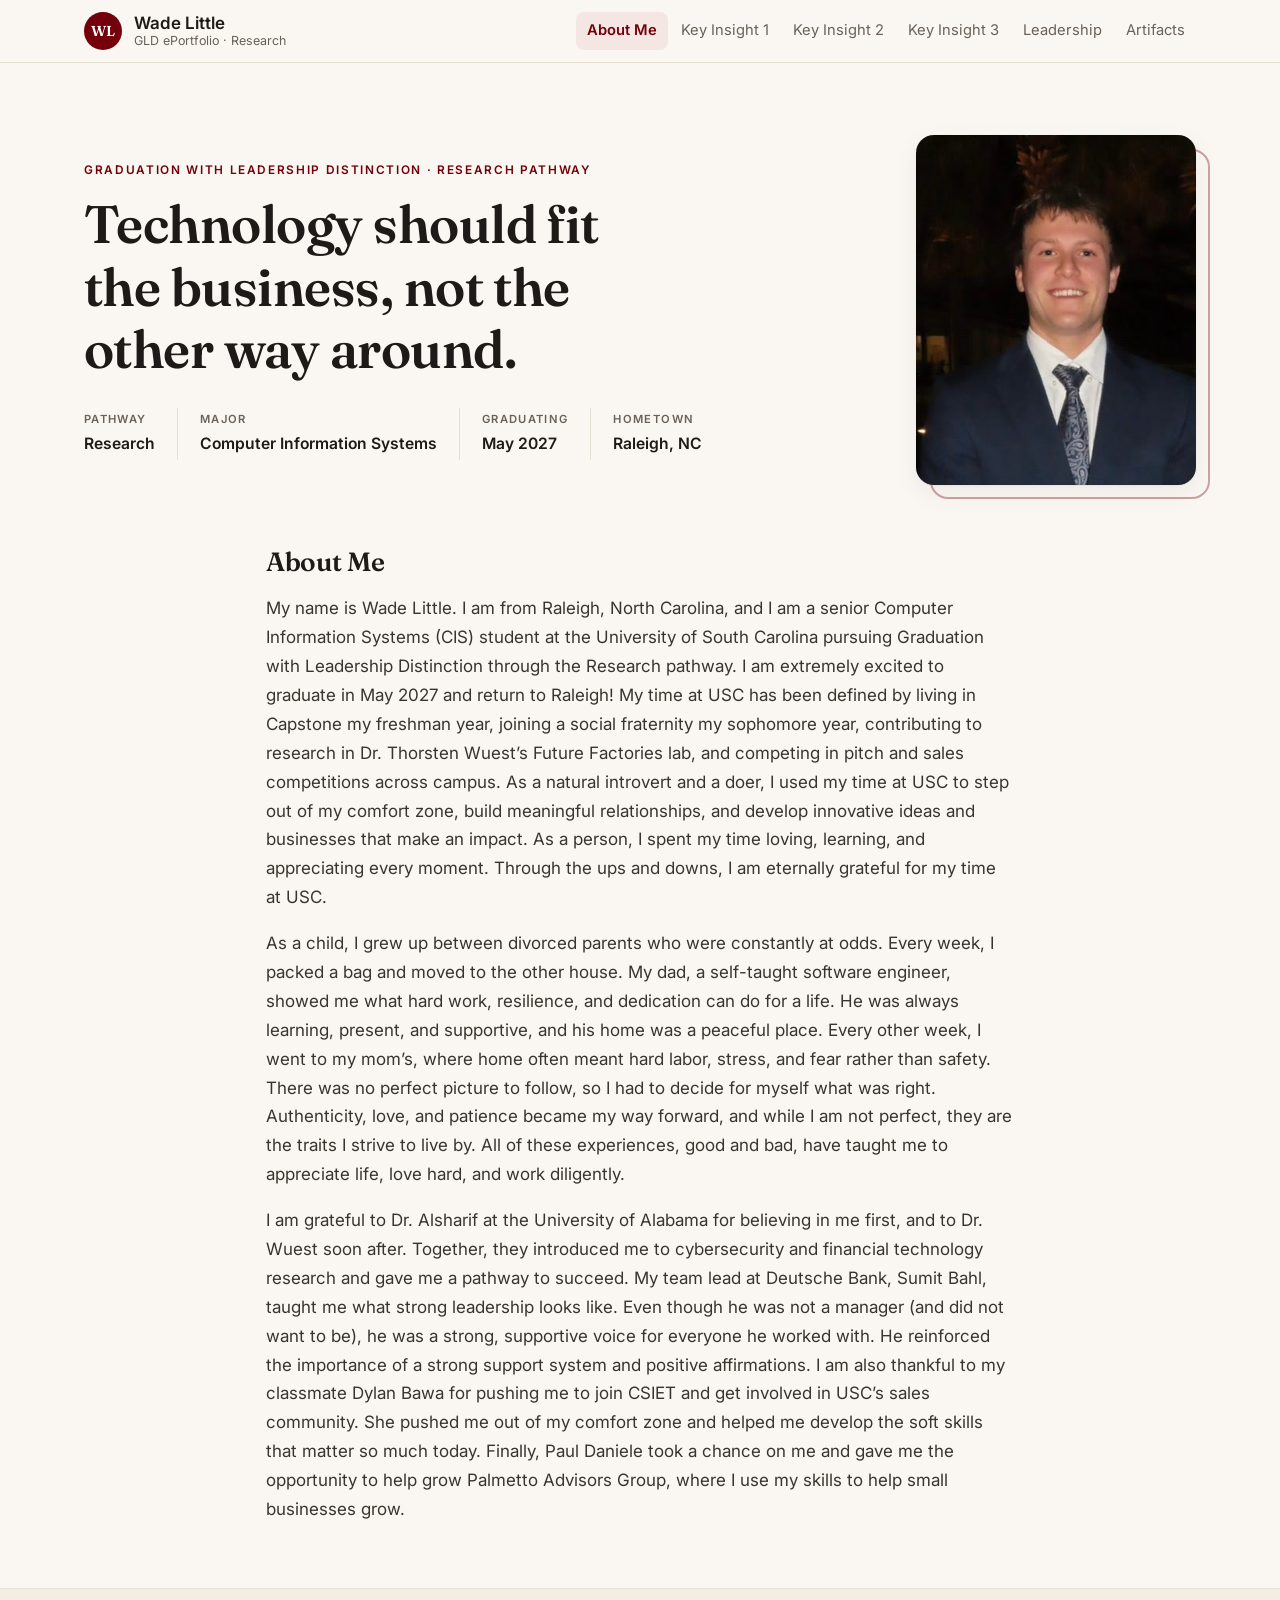
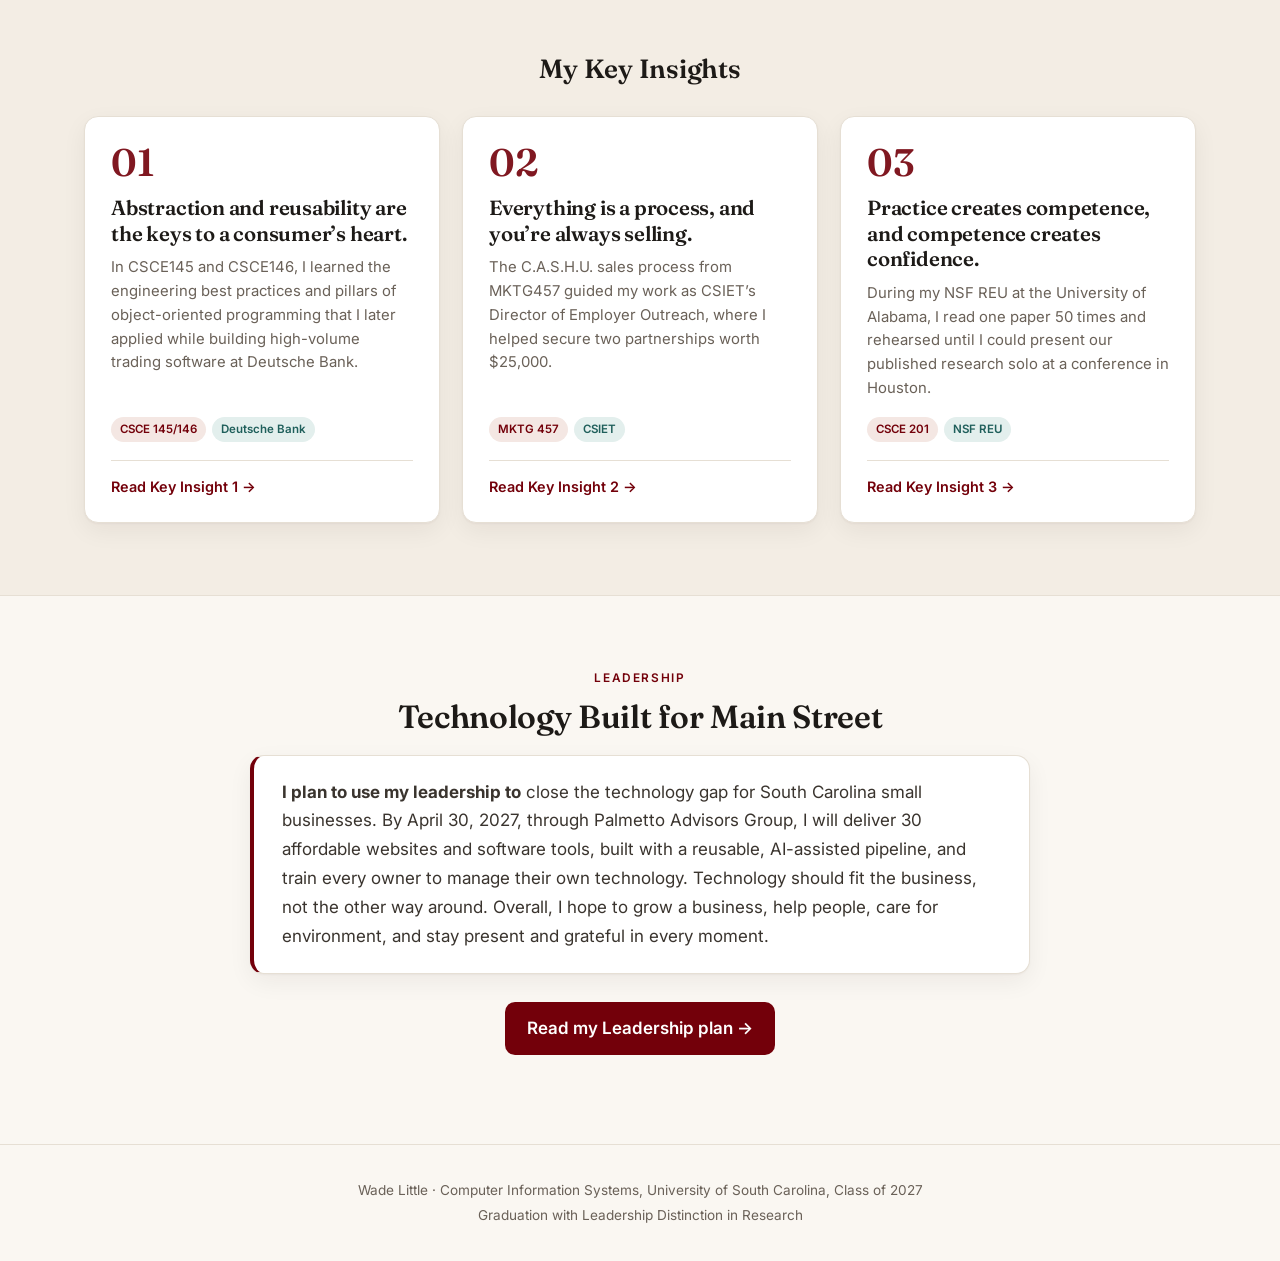
<file: index.html>
<!doctype html>
<html lang="en">
<head>
<meta charset="utf-8">
<meta name="viewport" content="width=device-width, initial-scale=1">
<title>About Me · Wade Little ePortfolio</title>
<meta name="description" content="Graduation with Leadership Distinction ePortfolio of Wade Little, Research pathway, University of South Carolina.">
<link rel="preconnect" href="https://fonts.googleapis.com">
<link rel="preconnect" href="https://fonts.gstatic.com" crossorigin>
<link href="https://fonts.googleapis.com/css2?family=Fraunces:opsz,wght@9..144,500;9..144,600&family=Inter:wght@400;500;600&display=swap" rel="stylesheet">
<link rel="icon" href="data:image/svg+xml,%3Csvg xmlns=%27http://www.w3.org/2000/svg%27 viewBox=%270 0 64 64%27%3E%3Ccircle cx=%2732%27 cy=%2732%27 r=%2732%27 fill=%27%2373000a%27/%3E%3Ctext x=%2732%27 y=%2741%27 font-family=%27Georgia%27 font-size=%2726%27 font-weight=%27700%27 fill=%27white%27 text-anchor=%27middle%27%3EWL%3C/text%3E%3C/svg%3E">
<link rel="stylesheet" href="style.css">
<script src="viewer.js" defer></script>
</head>
<body>
<a class="skip" href="#main">Skip to content</a>
<header class="site-header">
  <div class="bar">
    <a class="brand" href="index.html"><span class="mark">WL</span><span>Wade Little<small>GLD ePortfolio · Research</small></span></a>
    <button class="menu" aria-expanded="false" aria-controls="nav" onclick="const n=document.getElementById('nav');const o=n.classList.toggle('open');this.setAttribute('aria-expanded',o)">Menu</button>
    <nav id="nav"><a href="index.html" aria-current="page">About Me</a><a href="insight-1.html">Key Insight 1</a><a href="insight-2.html">Key Insight 2</a><a href="insight-3.html">Key Insight 3</a><a href="leadership.html">Leadership</a><a href="artifacts.html">Artifacts</a></nav>
  </div>
</header>
<main id="main">
<section class="hero">
  <div class="hero-text">
    <p class="eyebrow">Graduation with Leadership Distinction · Research Pathway</p>
    <h1>Technology should fit the business, not the other way around.</h1>
    <dl class="facts">
      <div><dt>Pathway</dt><dd>Research</dd></div>
      <div><dt>Major</dt><dd>Computer Information Systems</dd></div>
      <div><dt>Graduating</dt><dd>May 2027</dd></div>
      <div><dt>Hometown</dt><dd>Raleigh, NC</dd></div>
    </dl>
  </div>
  <figure class="headshot">
    <img src="assets/headshot.jpg" alt="Portrait of Wade Little" onerror="this.replaceWith(Object.assign(document.createElement('div'),{className:'headshot-ph',textContent:'WL'}))">
  </figure>
</section>
<section class="prose about">
<h2>About Me</h2>
<p>My name is Wade Little. I am from Raleigh, North Carolina, and I am a senior Computer Information Systems (CIS) student at the University of South Carolina pursuing Graduation with Leadership Distinction through the Research pathway. I am extremely excited to graduate in May 2027 and return to Raleigh! My time at USC has been defined by living in Capstone my freshman year, joining a social fraternity my sophomore year, contributing to research in Dr. Thorsten Wuest’s Future Factories lab, and competing in pitch and sales competitions across campus. As a natural introvert and a doer, I used my time at USC to step out of my comfort zone, build meaningful relationships, and develop innovative ideas and businesses that make an impact. As a person, I spent my time loving, learning, and appreciating every moment. Through the ups and downs, I am eternally grateful for my time at USC.</p>
<p>As a child, I grew up between divorced parents who were constantly at odds. Every week, I packed a bag and moved to the other house. My dad, a self-taught software engineer, showed me what hard work, resilience, and dedication can do for a life. He was always learning, present, and supportive, and his home was a peaceful place. Every other week, I went to my mom’s, where home often meant hard labor, stress, and fear rather than safety. There was no perfect picture to follow, so I had to decide for myself what was right. Authenticity, love, and patience became my way forward, and while I am not perfect, they are the traits I strive to live by. All of these experiences, good and bad, have taught me to appreciate life, love hard, and work diligently.</p>
<p>I am grateful to Dr. Alsharif at the University of Alabama for believing in me first, and to Dr. Wuest soon after. Together, they introduced me to cybersecurity and financial technology research and gave me a pathway to succeed. My team lead at Deutsche Bank, Sumit Bahl, taught me what strong leadership looks like. Even though he was not a manager (and did not want to be), he was a strong, supportive voice for everyone he worked with. He reinforced the importance of a strong support system and positive affirmations. I am also thankful to my classmate Dylan Bawa for pushing me to join CSIET and get involved in USC’s sales community. She pushed me out of my comfort zone and helped me develop the soft skills that matter so much today. Finally, Paul Daniele took a chance on me and gave me the opportunity to help grow Palmetto Advisors Group, where I use my skills to help small businesses grow.</p>
</section>
<section class="band">
  <div class="band-inner">
    <h2 class="section-title">My Key Insights</h2>
    <div class="ki-grid"><a class="ki-card" href="insight-1.html">
  <span class="ki-num">01</span>
  <h3>Abstraction and reusability are the keys to a consumer’s heart.</h3>
  <p>In CSCE145 and CSCE146, I learned the engineering best practices and pillars of object-oriented programming that I later applied while building high-volume trading software at Deutsche Bank.</p>
  <ul class="ki-tags"><li class="wtc">CSCE 145/146</li><li class="btc">Deutsche Bank</li></ul>
  <span class="ki-go">Read Key Insight 1 →</span>
</a><a class="ki-card" href="insight-2.html">
  <span class="ki-num">02</span>
  <h3>Everything is a process, and you’re always selling.</h3>
  <p>The C.A.S.H.U. sales process from MKTG457 guided my work as CSIET’s Director of Employer Outreach, where I helped secure two partnerships worth $25,000.</p>
  <ul class="ki-tags"><li class="wtc">MKTG 457</li><li class="btc">CSIET</li></ul>
  <span class="ki-go">Read Key Insight 2 →</span>
</a><a class="ki-card" href="insight-3.html">
  <span class="ki-num">03</span>
  <h3>Practice creates competence, and competence creates confidence.</h3>
  <p>During my NSF REU at the University of Alabama, I read one paper 50 times and rehearsed until I could present our published research solo at a conference in Houston.</p>
  <ul class="ki-tags"><li class="wtc">CSCE 201</li><li class="btc">NSF REU</li></ul>
  <span class="ki-go">Read Key Insight 3 →</span>
</a></div>
  </div>
</section>
<section class="lead-teaser">
  <p class="eyebrow">Leadership</p>
  <h2>Technology Built for Main Street</h2>
  <div class="prose-in"><p><strong>I plan to use my leadership to</strong> close the technology gap for South Carolina small businesses. By April 30, 2027, through Palmetto Advisors Group, I will deliver 30 affordable websites and software tools, built with a reusable, AI-assisted pipeline, and train every owner to manage their own technology. Technology should fit the business, not the other way around. Overall, I hope to grow a business, help people, care for environment, and stay present and grateful in every moment.</p></div>
  <p class="next"><a class="button" href="leadership.html">Read my Leadership plan →</a></p>
</section>
</main>
<footer class="site-footer">
  <p>Wade Little · Computer Information Systems, University of South Carolina, Class of 2027</p>
  <p>Graduation with Leadership Distinction in Research</p>
</footer>
</body>
</html>
</file>
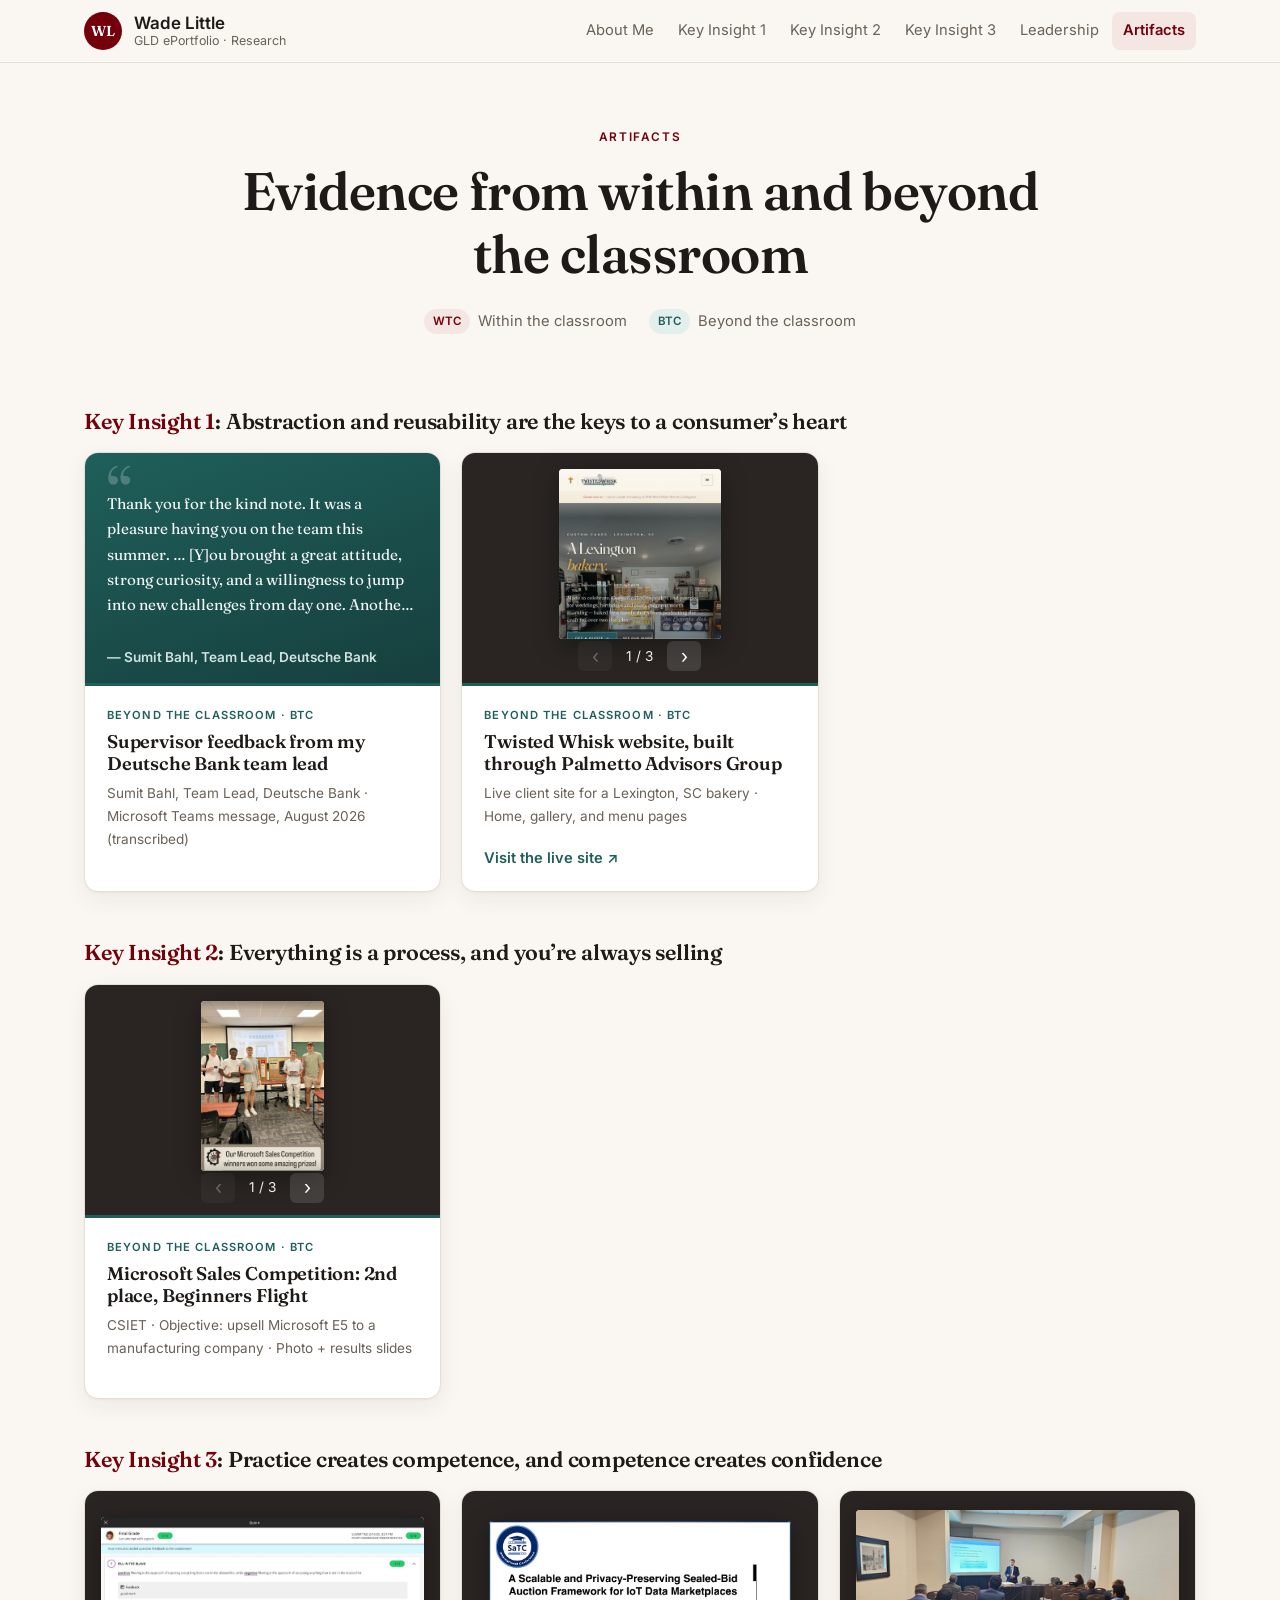
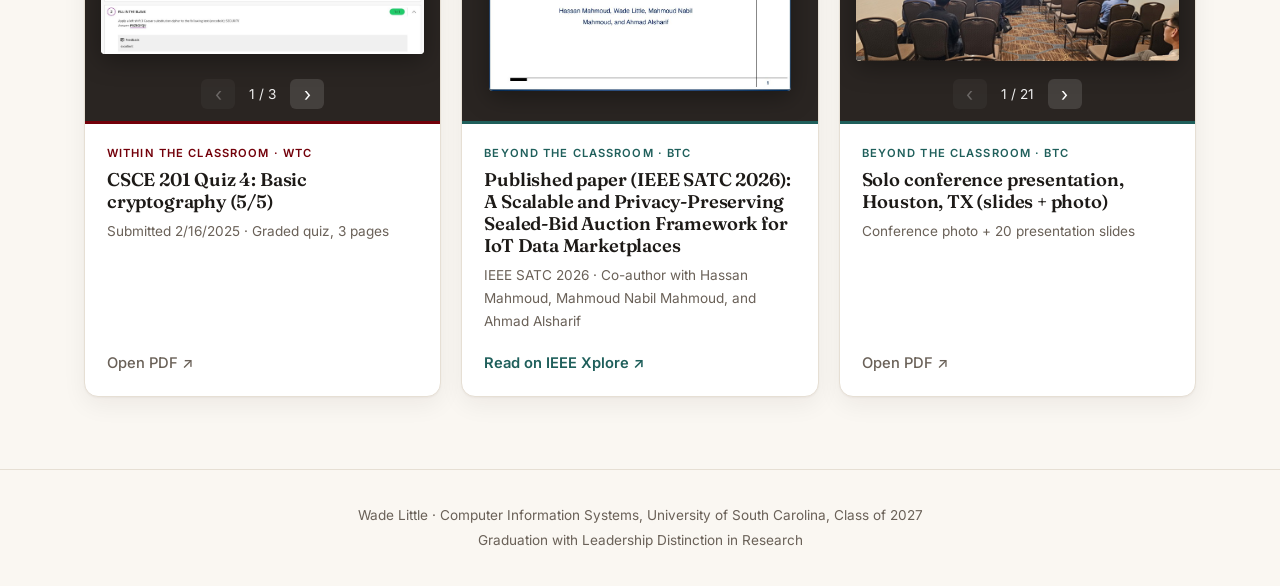
<file: artifacts.html>
<!doctype html>
<html lang="en">
<head>
<meta charset="utf-8">
<meta name="viewport" content="width=device-width, initial-scale=1">
<title>Artifacts · Wade Little ePortfolio</title>
<meta name="description" content="Graduation with Leadership Distinction ePortfolio of Wade Little, Research pathway, University of South Carolina.">
<link rel="preconnect" href="https://fonts.googleapis.com">
<link rel="preconnect" href="https://fonts.gstatic.com" crossorigin>
<link href="https://fonts.googleapis.com/css2?family=Fraunces:opsz,wght@9..144,500;9..144,600&family=Inter:wght@400;500;600&display=swap" rel="stylesheet">
<link rel="icon" href="data:image/svg+xml,%3Csvg xmlns=%27http://www.w3.org/2000/svg%27 viewBox=%270 0 64 64%27%3E%3Ccircle cx=%2732%27 cy=%2732%27 r=%2732%27 fill=%27%2373000a%27/%3E%3Ctext x=%2732%27 y=%2741%27 font-family=%27Georgia%27 font-size=%2726%27 font-weight=%27700%27 fill=%27white%27 text-anchor=%27middle%27%3EWL%3C/text%3E%3C/svg%3E">
<link rel="stylesheet" href="style.css">
<script src="viewer.js" defer></script>
</head>
<body>
<a class="skip" href="#main">Skip to content</a>
<header class="site-header">
  <div class="bar">
    <a class="brand" href="index.html"><span class="mark">WL</span><span>Wade Little<small>GLD ePortfolio · Research</small></span></a>
    <button class="menu" aria-expanded="false" aria-controls="nav" onclick="const n=document.getElementById('nav');const o=n.classList.toggle('open');this.setAttribute('aria-expanded',o)">Menu</button>
    <nav id="nav"><a href="index.html">About Me</a><a href="insight-1.html">Key Insight 1</a><a href="insight-2.html">Key Insight 2</a><a href="insight-3.html">Key Insight 3</a><a href="leadership.html">Leadership</a><a href="artifacts.html" aria-current="page">Artifacts</a></nav>
  </div>
</header>
<main id="main">
<header class="page-head">
  <p class="eyebrow">Artifacts</p>
  <h1>Evidence from within and beyond the classroom</h1>
  <p class="legend"><span class="tag wtc">WTC</span> Within the classroom <span class="tag btc">BTC</span> Beyond the classroom</p>
</header>
<div class="wide"><section class="art-group">
  <h2><a href="insight-1.html#arts-1">Key Insight 1</a>: Abstraction and reusability are the keys to a consumer’s heart</h2>
  <div class="art-grid"><article class="artifact btc compact" id="ki1-btc">
  <blockquote class="art-quote"><p>Thank you for the kind note. It was a pleasure having you on the team this summer. … [Y]ou brought a great attitude, strong curiosity, and a willingness to jump into new challenges from day one. Another thing I liked about you was consistently asking thoughtful questions, taking ownership of your work, and you made meaningful contributions to the team.</p><footer>— Sumit Bahl, Team Lead, Deutsche Bank</footer></blockquote>
  <div class="art-body">
    <p class="art-kind">Beyond the classroom · BTC</p>
    <h3>Supervisor feedback from my Deutsche Bank team lead</h3>
    <p class="art-meta">Sumit Bahl, Team Lead, Deutsche Bank · Microsoft Teams message, August 2026 (transcribed)</p>
    
    <div class="art-links"></div>
  </div>
</article><article class="artifact btc compact" id="ki1-btc2">
  <div class="viewer" data-pages="[&quot;assets/artifacts/ki1-twisted-whisk/1-home.jpg&quot;, &quot;assets/artifacts/ki1-twisted-whisk/2-gallery.jpg&quot;, &quot;assets/artifacts/ki1-twisted-whisk/3-menu.jpg&quot;]" data-title="Twisted Whisk website, built through Palmetto Advisors Group">
  <button class="v-stage" type="button" aria-label="Open Twisted Whisk bakery website homepage full screen"><img src="assets/artifacts/ki1-twisted-whisk/1-home.jpg" alt="Twisted Whisk bakery website homepage" loading="lazy"></button>
  <div class="v-bar">
    <button class="v-prev" type="button" aria-label="Previous page">‹</button>
    <span class="v-count">1 / 3</span>
    <button class="v-next" type="button" aria-label="Next page">›</button>
  </div>
  <button class="v-full" type="button" aria-label="Full screen">⤢ Full screen</button>
</div>
  <div class="art-body">
    <p class="art-kind">Beyond the classroom · BTC</p>
    <h3>Twisted Whisk website, built through Palmetto Advisors Group</h3>
    <p class="art-meta">Live client site for a Lexington, SC bakery · Home, gallery, and menu pages</p>
    
    <div class="art-links"><a class="art-link" href="https://twistedwhisksc.com" target="_blank" rel="noopener">Visit the live site ↗</a></div>
  </div>
</article></div>
</section><section class="art-group">
  <h2><a href="insight-2.html#arts-2">Key Insight 2</a>: Everything is a process, and you’re always selling</h2>
  <div class="art-grid"><article class="artifact btc compact" id="ki2-btc2">
  <div class="viewer" data-pages="[&quot;assets/artifacts/ki2-microsoft/1-winners-photo.jpg&quot;, &quot;assets/artifacts/ki2-microsoft/2-winners-slide.jpg&quot;, &quot;assets/artifacts/ki2-microsoft/3-overview-slide.jpg&quot;]" data-title="Microsoft Sales Competition: 2nd place, Beginners Flight">
  <button class="v-stage" type="button" aria-label="Open Microsoft Sales Competition winners holding their prizes full screen"><img src="assets/artifacts/ki2-microsoft/1-winners-photo.jpg" alt="Microsoft Sales Competition winners holding their prizes" loading="lazy"></button>
  <div class="v-bar">
    <button class="v-prev" type="button" aria-label="Previous page">‹</button>
    <span class="v-count">1 / 3</span>
    <button class="v-next" type="button" aria-label="Next page">›</button>
  </div>
  <button class="v-full" type="button" aria-label="Full screen">⤢ Full screen</button>
</div>
  <div class="art-body">
    <p class="art-kind">Beyond the classroom · BTC</p>
    <h3>Microsoft Sales Competition: 2nd place, Beginners Flight</h3>
    <p class="art-meta">CSIET · Objective: upsell Microsoft E5 to a manufacturing company · Photo + results slides</p>
    
    <div class="art-links"></div>
  </div>
</article></div>
</section><section class="art-group">
  <h2><a href="insight-3.html#arts-3">Key Insight 3</a>: Practice creates competence, and competence creates confidence</h2>
  <div class="art-grid"><article class="artifact wtc compact" id="ki3-wtc">
  <div class="viewer" data-pages="[&quot;assets/artifacts/pages/ki3-wtc/p-1.jpg&quot;, &quot;assets/artifacts/pages/ki3-wtc/p-2.jpg&quot;, &quot;assets/artifacts/pages/ki3-wtc/p-3.jpg&quot;]" data-title="CSCE 201 Quiz 4: Basic cryptography (5/5)">
  <button class="v-stage" type="button" aria-label="Open Graded CSCE 201 Quiz 4 showing a 5 out of 5 score on cipher and key-exchange questions full screen"><img src="assets/artifacts/pages/ki3-wtc/p-1.jpg" alt="Graded CSCE 201 Quiz 4 showing a 5 out of 5 score on cipher and key-exchange questions" loading="lazy"></button>
  <div class="v-bar">
    <button class="v-prev" type="button" aria-label="Previous page">‹</button>
    <span class="v-count">1 / 3</span>
    <button class="v-next" type="button" aria-label="Next page">›</button>
  </div>
  <button class="v-full" type="button" aria-label="Full screen">⤢ Full screen</button>
</div>
  <div class="art-body">
    <p class="art-kind">Within the classroom · WTC</p>
    <h3>CSCE 201 Quiz 4: Basic cryptography (5/5)</h3>
    <p class="art-meta">Submitted 2/16/2025 · Graded quiz, 3 pages</p>
    
    <div class="art-links"><a class="art-link subtle" href="assets/artifacts/ki3-csce201-quiz4.pdf" target="_blank" rel="noopener">Open PDF ↗</a></div>
  </div>
</article><article class="artifact btc compact" id="ki3-btc">
  <div class="viewer" data-pages="[&quot;assets/artifacts/ki3-paper-title.jpg&quot;]" data-title="Published paper (IEEE SATC 2026): A Scalable and Privacy-Preserving Sealed-Bid Auction Framework for IoT Data Marketplaces">
  <button class="v-stage" type="button" aria-label="Open Title slide of the paper by Hassan Mahmoud, Wade Little, Mahmoud Nabil Mahmoud, and Ahmad Alsharif full screen"><img src="assets/artifacts/ki3-paper-title.jpg" alt="Title slide of the paper by Hassan Mahmoud, Wade Little, Mahmoud Nabil Mahmoud, and Ahmad Alsharif" loading="lazy"></button>
  <div class="v-bar" hidden>
    <button class="v-prev" type="button" aria-label="Previous page">‹</button>
    <span class="v-count">1 / 1</span>
    <button class="v-next" type="button" aria-label="Next page">›</button>
  </div>
  <button class="v-full" type="button" aria-label="Full screen">⤢ Full screen</button>
</div>
  <div class="art-body">
    <p class="art-kind">Beyond the classroom · BTC</p>
    <h3>Published paper (IEEE SATC 2026): A Scalable and Privacy-Preserving Sealed-Bid Auction Framework for IoT Data Marketplaces</h3>
    <p class="art-meta">IEEE SATC 2026 · Co-author with Hassan Mahmoud, Mahmoud Nabil Mahmoud, and Ahmad Alsharif</p>
    
    <div class="art-links"><a class="art-link" href="https://doi.org/10.1109/SATC69565.2026.11542244" target="_blank" rel="noopener">Read on IEEE Xplore ↗</a></div>
  </div>
</article><article class="artifact btc compact" id="ki3-btc2">
  <div class="viewer" data-pages="[&quot;assets/artifacts/ki3-conference-photo.jpg&quot;, &quot;assets/artifacts/pages/ki3-btc2/p-01.jpg&quot;, &quot;assets/artifacts/pages/ki3-btc2/p-02.jpg&quot;, &quot;assets/artifacts/pages/ki3-btc2/p-03.jpg&quot;, &quot;assets/artifacts/pages/ki3-btc2/p-04.jpg&quot;, &quot;assets/artifacts/pages/ki3-btc2/p-05.jpg&quot;, &quot;assets/artifacts/pages/ki3-btc2/p-06.jpg&quot;, &quot;assets/artifacts/pages/ki3-btc2/p-07.jpg&quot;, &quot;assets/artifacts/pages/ki3-btc2/p-08.jpg&quot;, &quot;assets/artifacts/pages/ki3-btc2/p-09.jpg&quot;, &quot;assets/artifacts/pages/ki3-btc2/p-10.jpg&quot;, &quot;assets/artifacts/pages/ki3-btc2/p-11.jpg&quot;, &quot;assets/artifacts/pages/ki3-btc2/p-12.jpg&quot;, &quot;assets/artifacts/pages/ki3-btc2/p-13.jpg&quot;, &quot;assets/artifacts/pages/ki3-btc2/p-14.jpg&quot;, &quot;assets/artifacts/pages/ki3-btc2/p-15.jpg&quot;, &quot;assets/artifacts/pages/ki3-btc2/p-16.jpg&quot;, &quot;assets/artifacts/pages/ki3-btc2/p-17.jpg&quot;, &quot;assets/artifacts/pages/ki3-btc2/p-18.jpg&quot;, &quot;assets/artifacts/pages/ki3-btc2/p-19.jpg&quot;, &quot;assets/artifacts/pages/ki3-btc2/p-20.jpg&quot;]" data-title="Solo conference presentation, Houston, TX (slides + photo)">
  <button class="v-stage" type="button" aria-label="Open Wade Little presenting the auction framework research to a conference audience in Houston full screen"><img src="assets/artifacts/ki3-conference-photo.jpg" alt="Wade Little presenting the auction framework research to a conference audience in Houston" loading="lazy"></button>
  <div class="v-bar">
    <button class="v-prev" type="button" aria-label="Previous page">‹</button>
    <span class="v-count">1 / 21</span>
    <button class="v-next" type="button" aria-label="Next page">›</button>
  </div>
  <button class="v-full" type="button" aria-label="Full screen">⤢ Full screen</button>
</div>
  <div class="art-body">
    <p class="art-kind">Beyond the classroom · BTC</p>
    <h3>Solo conference presentation, Houston, TX (slides + photo)</h3>
    <p class="art-meta">Conference photo + 20 presentation slides</p>
    
    <div class="art-links"><a class="art-link subtle" href="assets/artifacts/ki3-conference-slides.pdf" target="_blank" rel="noopener">Open PDF ↗</a></div>
  </div>
</article></div>
</section></div>
</main>
<footer class="site-footer">
  <p>Wade Little · Computer Information Systems, University of South Carolina, Class of 2027</p>
  <p>Graduation with Leadership Distinction in Research</p>
</footer>
</body>
</html>
</file>
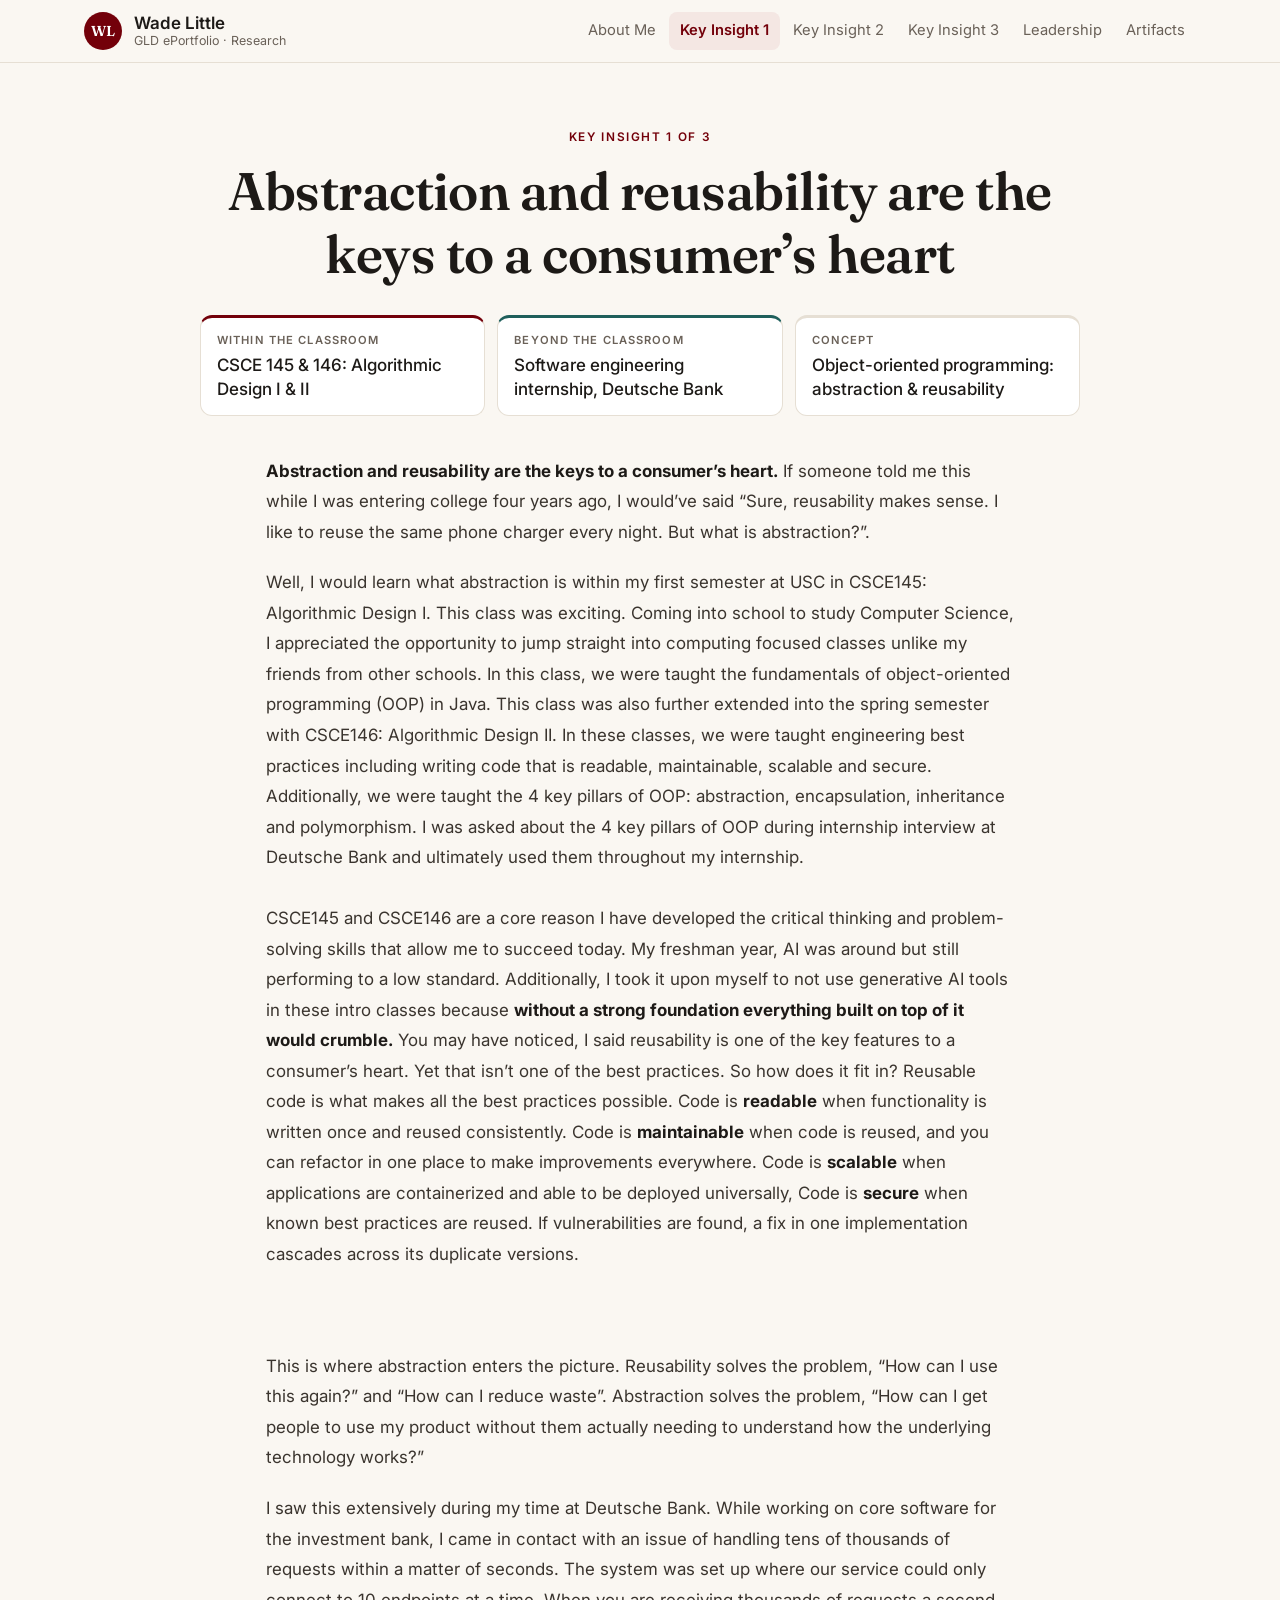
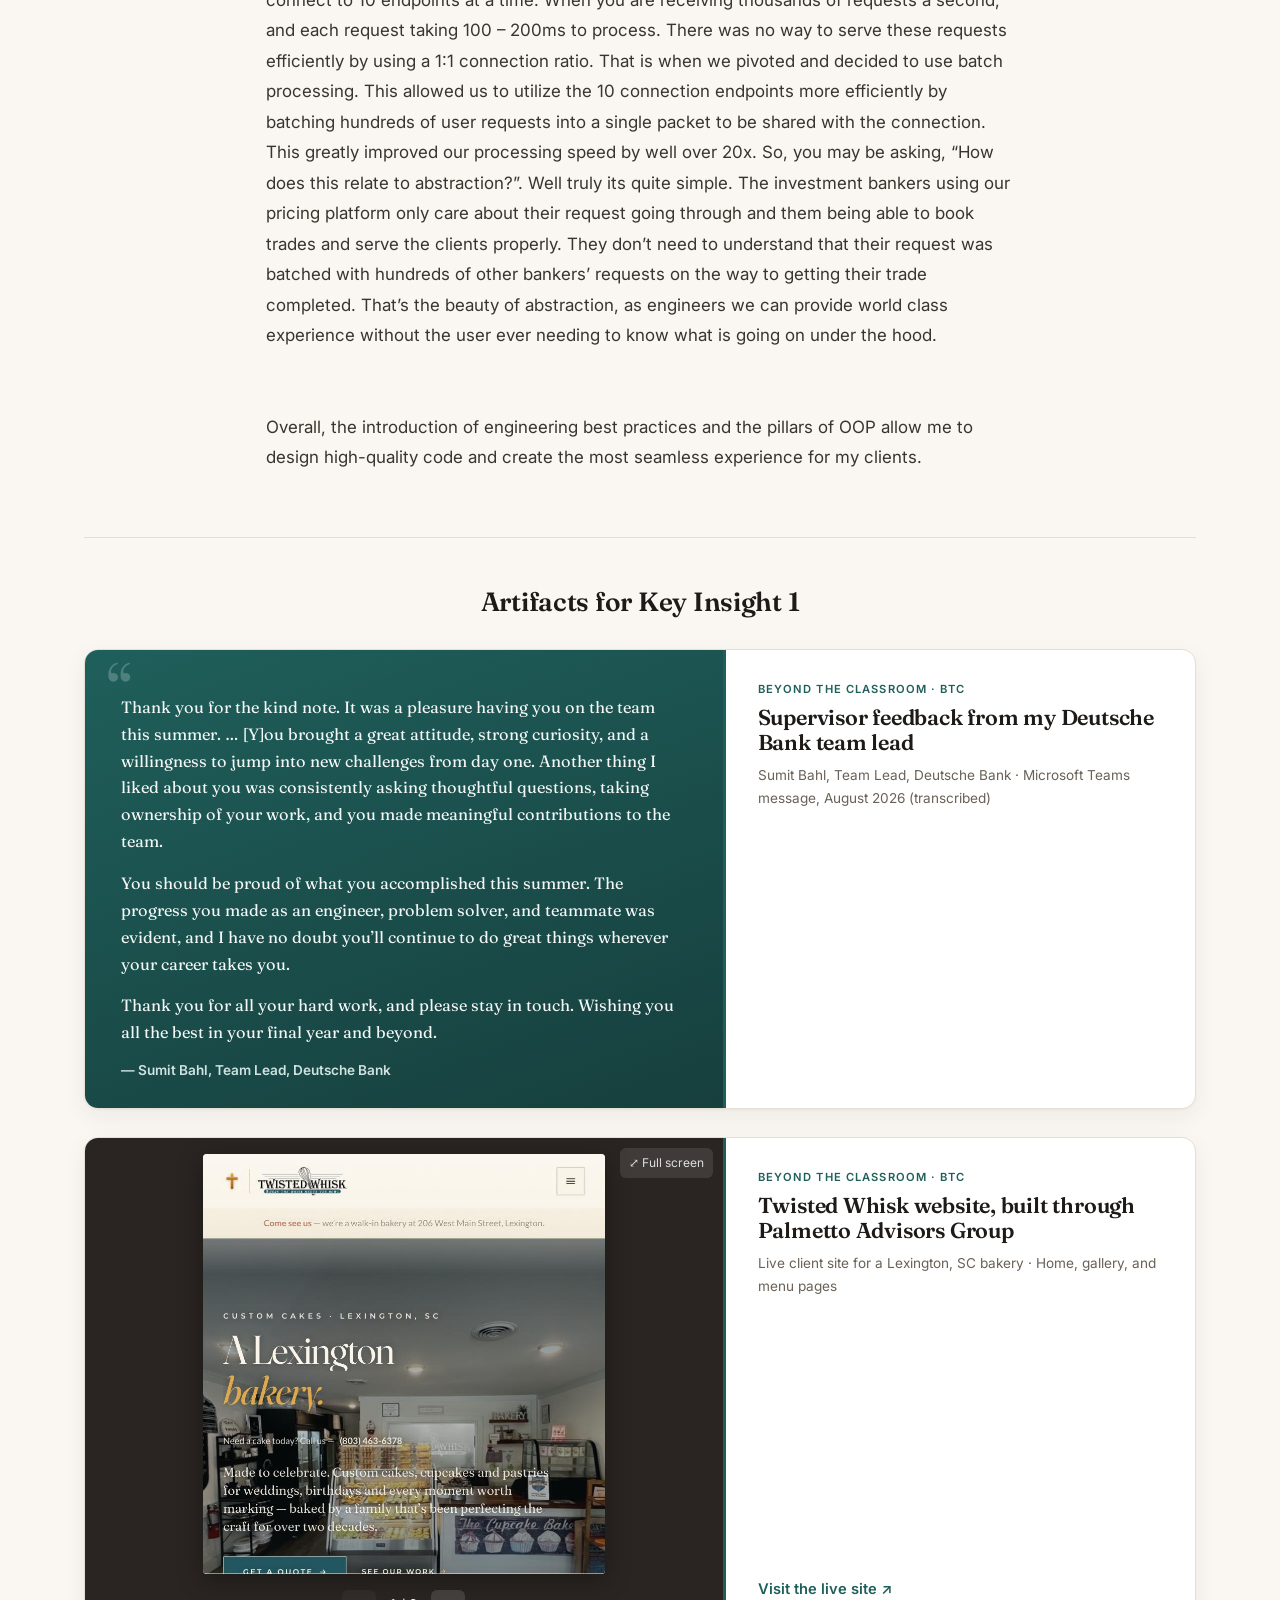
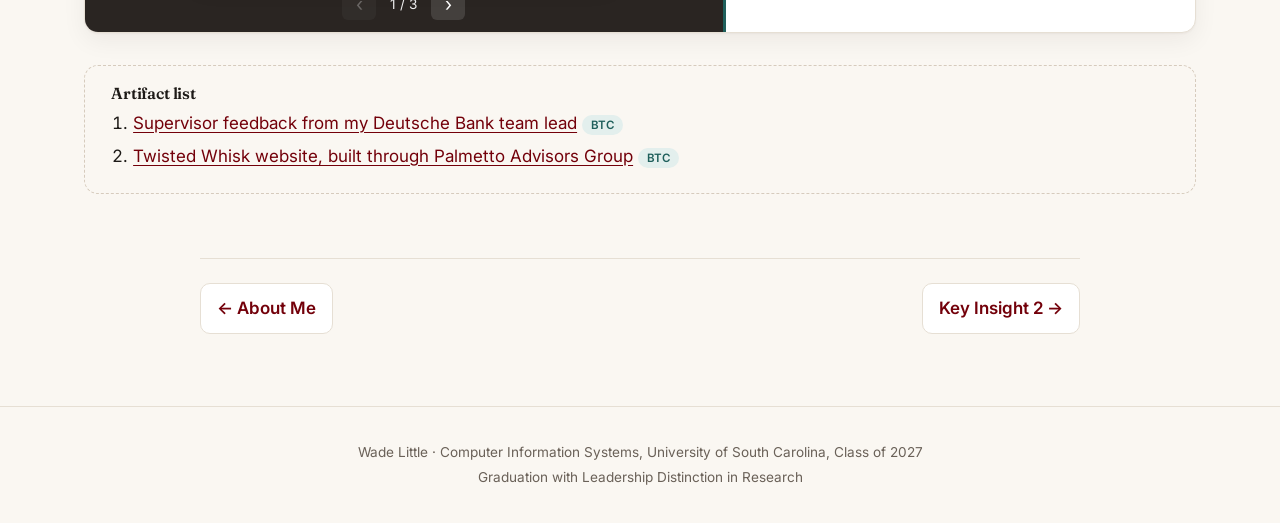
<file: insight-1.html>
<!doctype html>
<html lang="en">
<head>
<meta charset="utf-8">
<meta name="viewport" content="width=device-width, initial-scale=1">
<title>Key Insight 1 · Wade Little ePortfolio</title>
<meta name="description" content="Graduation with Leadership Distinction ePortfolio of Wade Little, Research pathway, University of South Carolina.">
<link rel="preconnect" href="https://fonts.googleapis.com">
<link rel="preconnect" href="https://fonts.gstatic.com" crossorigin>
<link href="https://fonts.googleapis.com/css2?family=Fraunces:opsz,wght@9..144,500;9..144,600&family=Inter:wght@400;500;600&display=swap" rel="stylesheet">
<link rel="icon" href="data:image/svg+xml,%3Csvg xmlns=%27http://www.w3.org/2000/svg%27 viewBox=%270 0 64 64%27%3E%3Ccircle cx=%2732%27 cy=%2732%27 r=%2732%27 fill=%27%2373000a%27/%3E%3Ctext x=%2732%27 y=%2741%27 font-family=%27Georgia%27 font-size=%2726%27 font-weight=%27700%27 fill=%27white%27 text-anchor=%27middle%27%3EWL%3C/text%3E%3C/svg%3E">
<link rel="stylesheet" href="style.css">
<script src="viewer.js" defer></script>
</head>
<body>
<a class="skip" href="#main">Skip to content</a>
<header class="site-header">
  <div class="bar">
    <a class="brand" href="index.html"><span class="mark">WL</span><span>Wade Little<small>GLD ePortfolio · Research</small></span></a>
    <button class="menu" aria-expanded="false" aria-controls="nav" onclick="const n=document.getElementById('nav');const o=n.classList.toggle('open');this.setAttribute('aria-expanded',o)">Menu</button>
    <nav id="nav"><a href="index.html">About Me</a><a href="insight-1.html" aria-current="page">Key Insight 1</a><a href="insight-2.html">Key Insight 2</a><a href="insight-3.html">Key Insight 3</a><a href="leadership.html">Leadership</a><a href="artifacts.html">Artifacts</a></nav>
  </div>
</header>
<main id="main">
<header class="page-head">
  <p class="eyebrow">Key Insight 1 of 3</p>
  <h1>Abstraction and reusability are the keys to a consumer’s heart</h1>
  <dl class="meta">
    <div><dt>Within the classroom</dt><dd>CSCE 145 &amp; 146: Algorithmic Design I &amp; II</dd></div>
    <div><dt>Beyond the classroom</dt><dd>Software engineering internship, Deutsche Bank</dd></div>
    <div><dt>Concept</dt><dd>Object-oriented programming: abstraction &amp; reusability</dd></div>
  </dl>
</header>
<article class="prose essay">
<p><strong>Abstraction and reusability are the keys to a consumer’s heart.</strong> If someone told me this while I was entering college four years ago, I would’ve said “Sure, reusability makes sense. I like to reuse the same phone charger every night. But what is abstraction?”.</p>
<p>Well, I would learn what abstraction is within my first semester at USC in CSCE145: Algorithmic Design I. This class was exciting. Coming into school to study Computer Science, I appreciated the opportunity to jump straight into computing focused classes unlike my friends from other schools. In this class, we were taught the fundamentals of object-oriented programming (OOP) in Java. This class was also further extended into the spring semester with CSCE146: Algorithmic Design II. In these classes, we were taught engineering best practices including writing code that is readable, maintainable, scalable and secure. Additionally, we were taught the 4 key pillars of OOP: abstraction, encapsulation, inheritance and polymorphism. I was asked about the 4 key pillars of OOP during internship interview at Deutsche Bank and ultimately used them throughout my internship.<br> <br>CSCE145 and CSCE146 are a core reason I have developed the critical thinking and problem-solving skills that allow me to succeed today. My freshman year, AI was around but still performing to a low standard. Additionally, I took it upon myself to not use generative AI tools in these intro classes because <strong>without a strong foundation everything built on top of it would crumble.</strong> You may have noticed, I said reusability is one of the key features to a consumer’s heart. Yet that isn’t one of the best practices. So how does it fit in? Reusable code is what makes all the best practices possible. Code is <strong>readable</strong> when functionality is written once and reused consistently. Code is <strong>maintainable</strong> when code is reused, and you can refactor in one place to make improvements everywhere. Code is <strong>scalable</strong> when applications are containerized and able to be deployed universally, Code is <strong>secure</strong> when known best practices are reused. If vulnerabilities are found, a fix in one implementation cascades across its duplicate versions.<br><br></p>
<p><br>This is where abstraction enters the picture. Reusability solves the problem, “How can I use this again?” and “How can I reduce waste”. Abstraction solves the problem, “How can I get people to use my product without them actually needing to understand how the underlying technology works?”</p>
<p>I saw this extensively during my time at Deutsche Bank. While working on core software for the investment bank, I came in contact with an issue of handling tens of thousands of requests within a matter of seconds. The system was set up where our service could only connect to 10 endpoints at a time. When you are receiving thousands of requests a second, and each request taking 100 – 200ms to process. There was no way to serve these requests efficiently by using a 1:1 connection ratio. That is when we pivoted and decided to use batch processing. This allowed us to utilize the 10 connection endpoints more efficiently by batching hundreds of user requests into a single packet to be shared with the connection. This greatly improved our processing speed by well over 20x. So, you may be asking, “How does this relate to abstraction?”. Well truly its quite simple. The investment bankers using our pricing platform only care about their request going through and them being able to book trades and serve the clients properly. They don’t need to understand that their request was batched with hundreds of other bankers’ requests on the way to getting their trade completed. That’s the beauty of abstraction, as engineers we can provide world class experience without the user ever needing to know what is going on under the hood.<br><br><br>Overall, the introduction of engineering best practices and the pillars of OOP allow me to design high-quality code and create the most seamless experience for my clients.</p>
</article>
<section class="wide artifacts-section" aria-labelledby="arts-1">
  <h2 class="section-title" id="arts-1">Artifacts for Key Insight 1</h2>
  <div class="art-feature-list"><article class="artifact btc feature" id="ki1-btc">
  <blockquote class="art-quote"><p>Thank you for the kind note. It was a pleasure having you on the team this summer. … [Y]ou brought a great attitude, strong curiosity, and a willingness to jump into new challenges from day one. Another thing I liked about you was consistently asking thoughtful questions, taking ownership of your work, and you made meaningful contributions to the team.</p><p>You should be proud of what you accomplished this summer. The progress you made as an engineer, problem solver, and teammate was evident, and I have no doubt you’ll continue to do great things wherever your career takes you.</p><p>Thank you for all your hard work, and please stay in touch. Wishing you all the best in your final year and beyond.</p><footer>— Sumit Bahl, Team Lead, Deutsche Bank</footer></blockquote>
  <div class="art-body">
    <p class="art-kind">Beyond the classroom · BTC</p>
    <h3>Supervisor feedback from my Deutsche Bank team lead</h3>
    <p class="art-meta">Sumit Bahl, Team Lead, Deutsche Bank · Microsoft Teams message, August 2026 (transcribed)</p>
    
    <div class="art-links"></div>
  </div>
</article>
<article class="artifact btc feature" id="ki1-btc2">
  <div class="viewer" data-pages="[&quot;assets/artifacts/ki1-twisted-whisk/1-home.jpg&quot;, &quot;assets/artifacts/ki1-twisted-whisk/2-gallery.jpg&quot;, &quot;assets/artifacts/ki1-twisted-whisk/3-menu.jpg&quot;]" data-title="Twisted Whisk website, built through Palmetto Advisors Group">
  <button class="v-stage" type="button" aria-label="Open Twisted Whisk bakery website homepage full screen"><img src="assets/artifacts/ki1-twisted-whisk/1-home.jpg" alt="Twisted Whisk bakery website homepage" loading="lazy"></button>
  <div class="v-bar">
    <button class="v-prev" type="button" aria-label="Previous page">‹</button>
    <span class="v-count">1 / 3</span>
    <button class="v-next" type="button" aria-label="Next page">›</button>
  </div>
  <button class="v-full" type="button" aria-label="Full screen">⤢ Full screen</button>
</div>
  <div class="art-body">
    <p class="art-kind">Beyond the classroom · BTC</p>
    <h3>Twisted Whisk website, built through Palmetto Advisors Group</h3>
    <p class="art-meta">Live client site for a Lexington, SC bakery · Home, gallery, and menu pages</p>
    
    <div class="art-links"><a class="art-link" href="https://twistedwhisksc.com" target="_blank" rel="noopener">Visit the live site ↗</a></div>
  </div>
</article></div>
  <nav class="art-index" aria-label="Artifact list"><h3>Artifact list</h3><ol><li><a href="#ki1-btc">Supervisor feedback from my Deutsche Bank team lead</a> <span class="tag btc">BTC</span></li><li><a href="#ki1-btc2">Twisted Whisk website, built through Palmetto Advisors Group</a> <span class="tag btc">BTC</span></li></ol></nav>
</section>
<nav class="pager"><a href="index.html">← About Me</a><a href="insight-2.html">Key Insight 2 →</a></nav>
</main>
<footer class="site-footer">
  <p>Wade Little · Computer Information Systems, University of South Carolina, Class of 2027</p>
  <p>Graduation with Leadership Distinction in Research</p>
</footer>
</body>
</html>
</file>
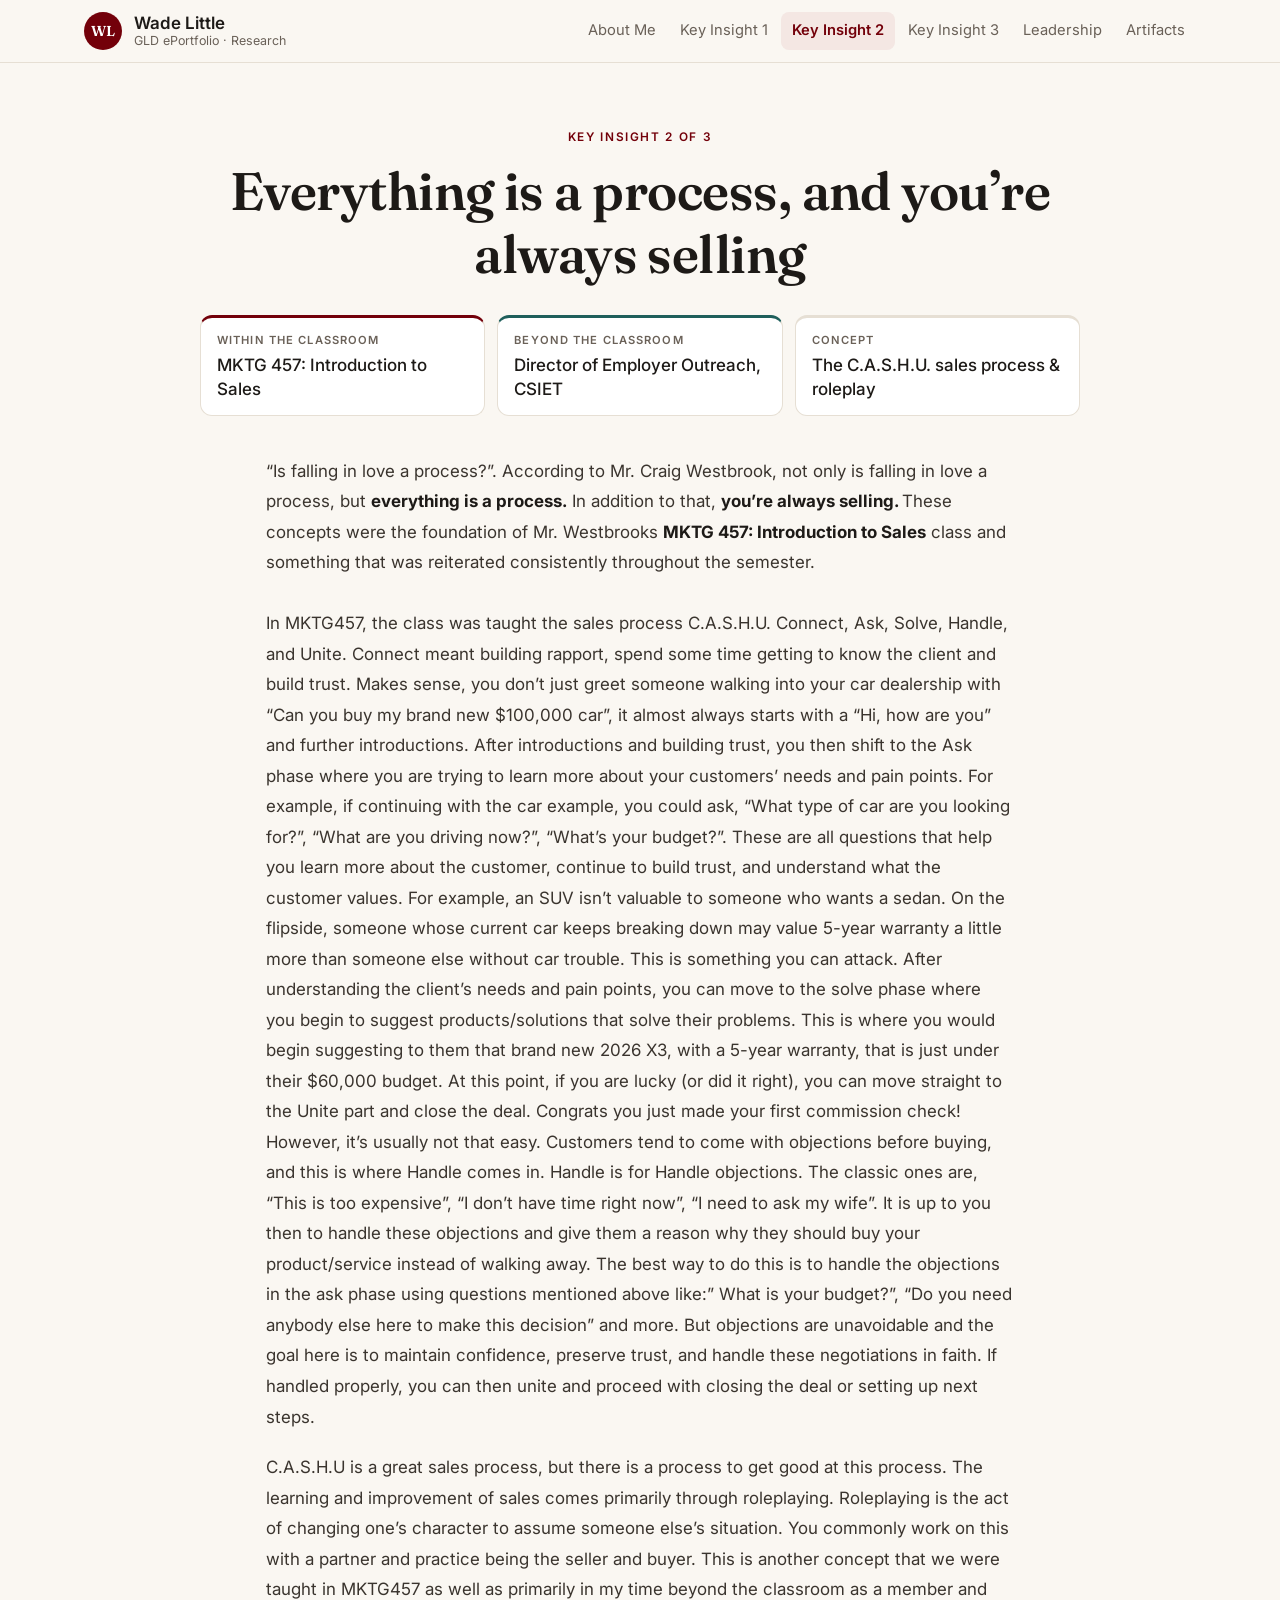
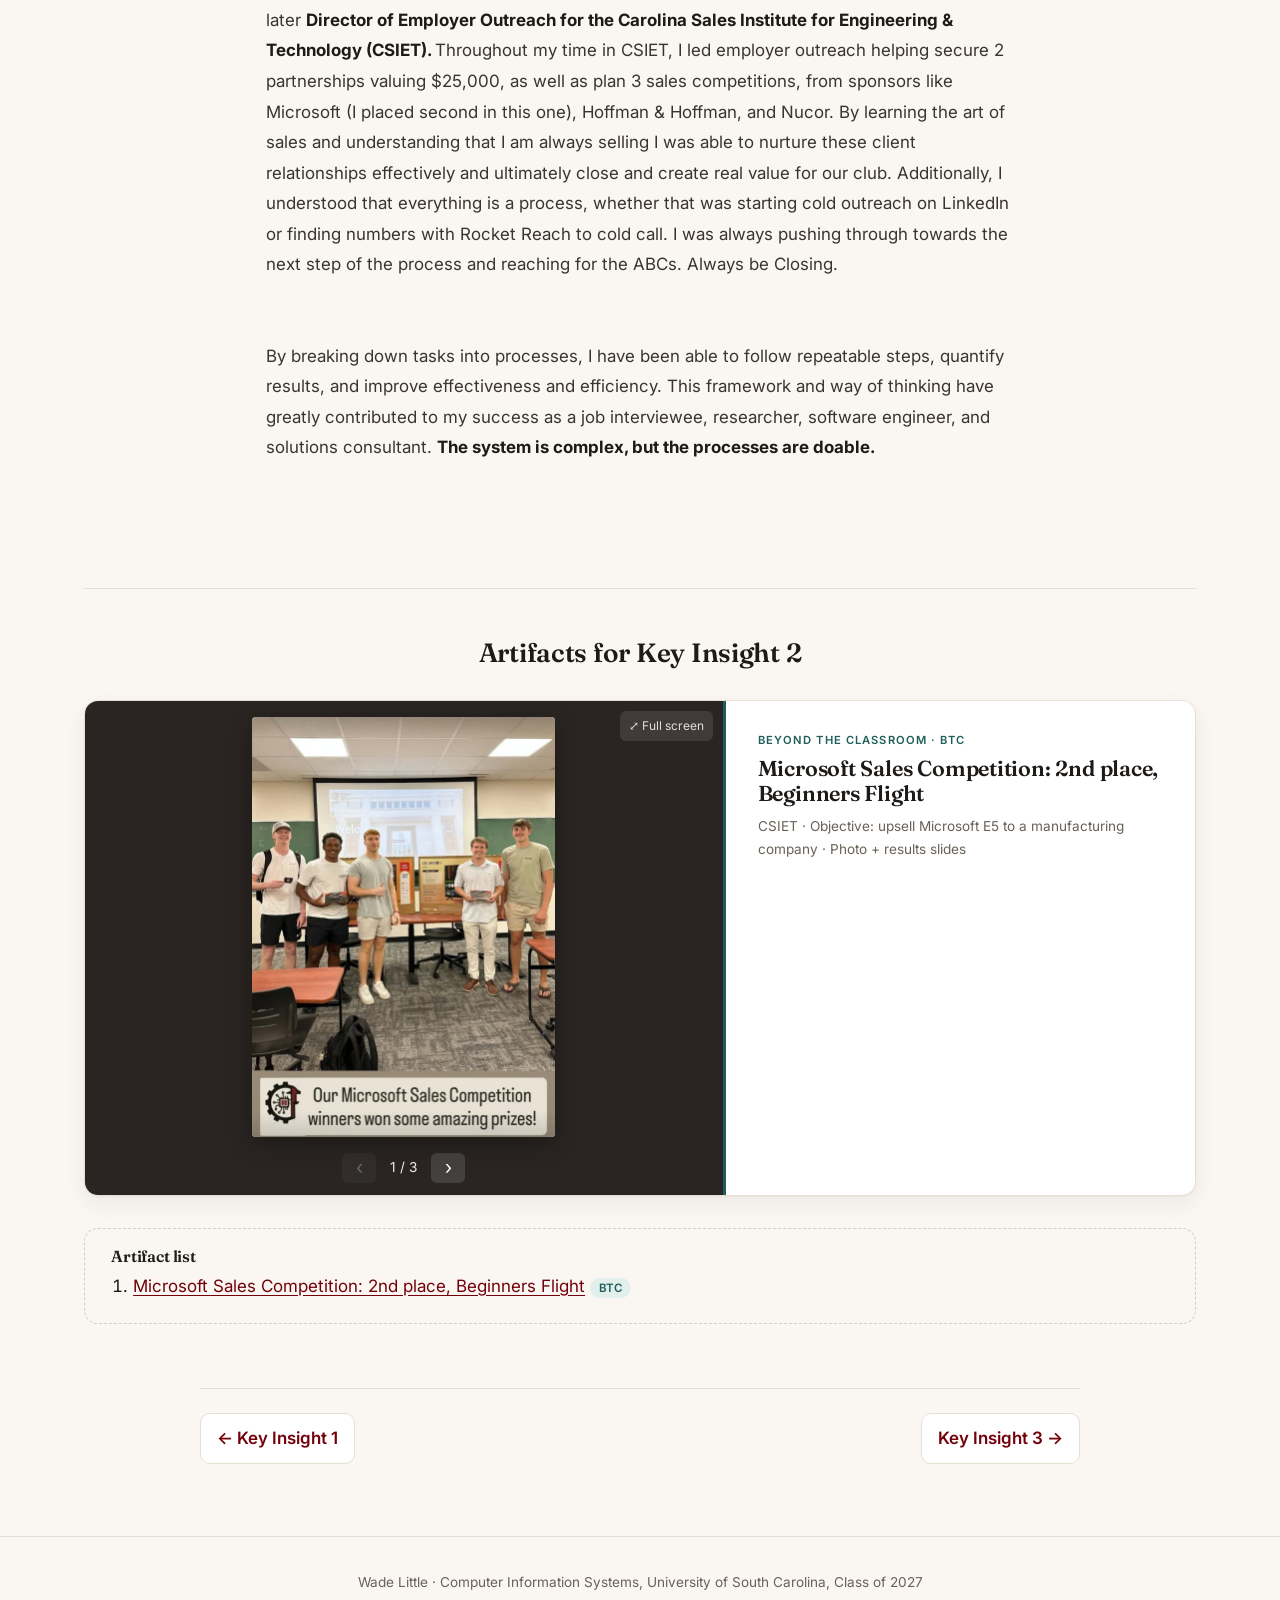
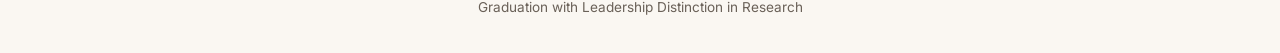
<file: insight-2.html>
<!doctype html>
<html lang="en">
<head>
<meta charset="utf-8">
<meta name="viewport" content="width=device-width, initial-scale=1">
<title>Key Insight 2 · Wade Little ePortfolio</title>
<meta name="description" content="Graduation with Leadership Distinction ePortfolio of Wade Little, Research pathway, University of South Carolina.">
<link rel="preconnect" href="https://fonts.googleapis.com">
<link rel="preconnect" href="https://fonts.gstatic.com" crossorigin>
<link href="https://fonts.googleapis.com/css2?family=Fraunces:opsz,wght@9..144,500;9..144,600&family=Inter:wght@400;500;600&display=swap" rel="stylesheet">
<link rel="icon" href="data:image/svg+xml,%3Csvg xmlns=%27http://www.w3.org/2000/svg%27 viewBox=%270 0 64 64%27%3E%3Ccircle cx=%2732%27 cy=%2732%27 r=%2732%27 fill=%27%2373000a%27/%3E%3Ctext x=%2732%27 y=%2741%27 font-family=%27Georgia%27 font-size=%2726%27 font-weight=%27700%27 fill=%27white%27 text-anchor=%27middle%27%3EWL%3C/text%3E%3C/svg%3E">
<link rel="stylesheet" href="style.css">
<script src="viewer.js" defer></script>
</head>
<body>
<a class="skip" href="#main">Skip to content</a>
<header class="site-header">
  <div class="bar">
    <a class="brand" href="index.html"><span class="mark">WL</span><span>Wade Little<small>GLD ePortfolio · Research</small></span></a>
    <button class="menu" aria-expanded="false" aria-controls="nav" onclick="const n=document.getElementById('nav');const o=n.classList.toggle('open');this.setAttribute('aria-expanded',o)">Menu</button>
    <nav id="nav"><a href="index.html">About Me</a><a href="insight-1.html">Key Insight 1</a><a href="insight-2.html" aria-current="page">Key Insight 2</a><a href="insight-3.html">Key Insight 3</a><a href="leadership.html">Leadership</a><a href="artifacts.html">Artifacts</a></nav>
  </div>
</header>
<main id="main">
<header class="page-head">
  <p class="eyebrow">Key Insight 2 of 3</p>
  <h1>Everything is a process, and you’re always selling</h1>
  <dl class="meta">
    <div><dt>Within the classroom</dt><dd>MKTG 457: Introduction to Sales</dd></div>
    <div><dt>Beyond the classroom</dt><dd>Director of Employer Outreach, CSIET</dd></div>
    <div><dt>Concept</dt><dd>The C.A.S.H.U. sales process &amp; roleplay</dd></div>
  </dl>
</header>
<article class="prose essay">
<p>“Is falling in love a process?”. According to Mr. Craig Westbrook, not only is falling in love a process, but <strong>everything is a process.</strong> In addition to that, <strong>you’re always selling. </strong>These concepts were the foundation of Mr. Westbrooks <strong>MKTG 457: Introduction to Sales</strong> class and something that was reiterated consistently throughout the semester.<br><br>In MKTG457, the class was taught the sales process C.A.S.H.U. Connect, Ask, Solve, Handle, and Unite. Connect meant building rapport, spend some time getting to know the client and build trust. Makes sense, you don’t just greet someone walking into your car dealership with “Can you buy my brand new $100,000 car”, it almost always starts with a “Hi, how are you” and further introductions. After introductions and building trust, you then shift to the Ask phase where you are trying to learn more about your customers’ needs and pain points. For example, if continuing with the car example, you could ask, “What type of car are you looking for?”, “What are you driving now?”, “What’s your budget?”. These are all questions that help you learn more about the customer, continue to build trust, and understand what the customer values. For example, an SUV isn’t valuable to someone who wants a sedan. On the flipside, someone whose current car keeps breaking down may value 5-year warranty a little more than someone else without car trouble. This is something you can attack. After understanding the client’s needs and pain points, you can move to the solve phase where you begin to suggest products/solutions that solve their problems. This is where you would begin suggesting to them that brand new 2026 X3, with a 5-year warranty, that is just under their $60,000 budget. At this point, if you are lucky (or did it right), you can move straight to the Unite part and close the deal. Congrats you just made your first commission check! However, it’s usually not that easy. Customers tend to come with objections before buying, and this is where Handle comes in. Handle is for Handle objections. The classic ones are, “This is too expensive”, “I don’t have time right now”, “I need to ask my wife”. It is up to you then to handle these objections and give them a reason why they should buy your product/service instead of walking away. The best way to do this is to handle the objections in the ask phase using questions mentioned above like:” What is your budget?”, “Do you need anybody else here to make this decision” and more. But objections are unavoidable and the goal here is to maintain confidence, preserve trust, and handle these negotiations in faith. If handled properly, you can then unite and proceed with closing the deal or setting up next steps.</p>
<p>C.A.S.H.U is a great sales process, but there is a process to get good at this process. The learning and improvement of sales comes primarily through roleplaying. Roleplaying is the act of changing one’s character to assume someone else’s situation. You commonly work on this with a partner and practice being the seller and buyer. This is another concept that we were taught in MKTG457 as well as primarily in my time beyond the classroom as a member and later <strong>Director of Employer Outreach for the Carolina Sales Institute for Engineering &amp; Technology (CSIET). </strong>Throughout my time in CSIET, I led employer outreach helping secure 2 partnerships valuing $25,000, as well as plan 3 sales competitions, from sponsors like Microsoft (I placed second in this one), Hoffman &amp; Hoffman, and Nucor. By learning the art of sales and understanding that I am always selling I was able to nurture these client relationships effectively and ultimately close and create real value for our club. Additionally, I understood that everything is a process, whether that was starting cold outreach on LinkedIn or finding numbers with Rocket Reach to cold call. I was always pushing through towards the next step of the process and reaching for the ABCs. Always be Closing. <strong><br></strong><br><br>By breaking down tasks into processes, I have been able to follow repeatable steps, quantify results, and improve effectiveness and efficiency. This framework and way of thinking have greatly contributed to my success as a job interviewee, researcher, software engineer, and solutions consultant. <strong>The system is complex, but the processes are doable. <br></strong><br><br></p>
</article>
<section class="wide artifacts-section" aria-labelledby="arts-2">
  <h2 class="section-title" id="arts-2">Artifacts for Key Insight 2</h2>
  <div class="art-feature-list"><article class="artifact btc feature" id="ki2-btc2">
  <div class="viewer" data-pages="[&quot;assets/artifacts/ki2-microsoft/1-winners-photo.jpg&quot;, &quot;assets/artifacts/ki2-microsoft/2-winners-slide.jpg&quot;, &quot;assets/artifacts/ki2-microsoft/3-overview-slide.jpg&quot;]" data-title="Microsoft Sales Competition: 2nd place, Beginners Flight">
  <button class="v-stage" type="button" aria-label="Open Microsoft Sales Competition winners holding their prizes full screen"><img src="assets/artifacts/ki2-microsoft/1-winners-photo.jpg" alt="Microsoft Sales Competition winners holding their prizes" loading="lazy"></button>
  <div class="v-bar">
    <button class="v-prev" type="button" aria-label="Previous page">‹</button>
    <span class="v-count">1 / 3</span>
    <button class="v-next" type="button" aria-label="Next page">›</button>
  </div>
  <button class="v-full" type="button" aria-label="Full screen">⤢ Full screen</button>
</div>
  <div class="art-body">
    <p class="art-kind">Beyond the classroom · BTC</p>
    <h3>Microsoft Sales Competition: 2nd place, Beginners Flight</h3>
    <p class="art-meta">CSIET · Objective: upsell Microsoft E5 to a manufacturing company · Photo + results slides</p>
    
    <div class="art-links"></div>
  </div>
</article></div>
  <nav class="art-index" aria-label="Artifact list"><h3>Artifact list</h3><ol><li><a href="#ki2-btc2">Microsoft Sales Competition: 2nd place, Beginners Flight</a> <span class="tag btc">BTC</span></li></ol></nav>
</section>
<nav class="pager"><a href="insight-1.html">← Key Insight 1</a><a href="insight-3.html">Key Insight 3 →</a></nav>
</main>
<footer class="site-footer">
  <p>Wade Little · Computer Information Systems, University of South Carolina, Class of 2027</p>
  <p>Graduation with Leadership Distinction in Research</p>
</footer>
</body>
</html>
</file>
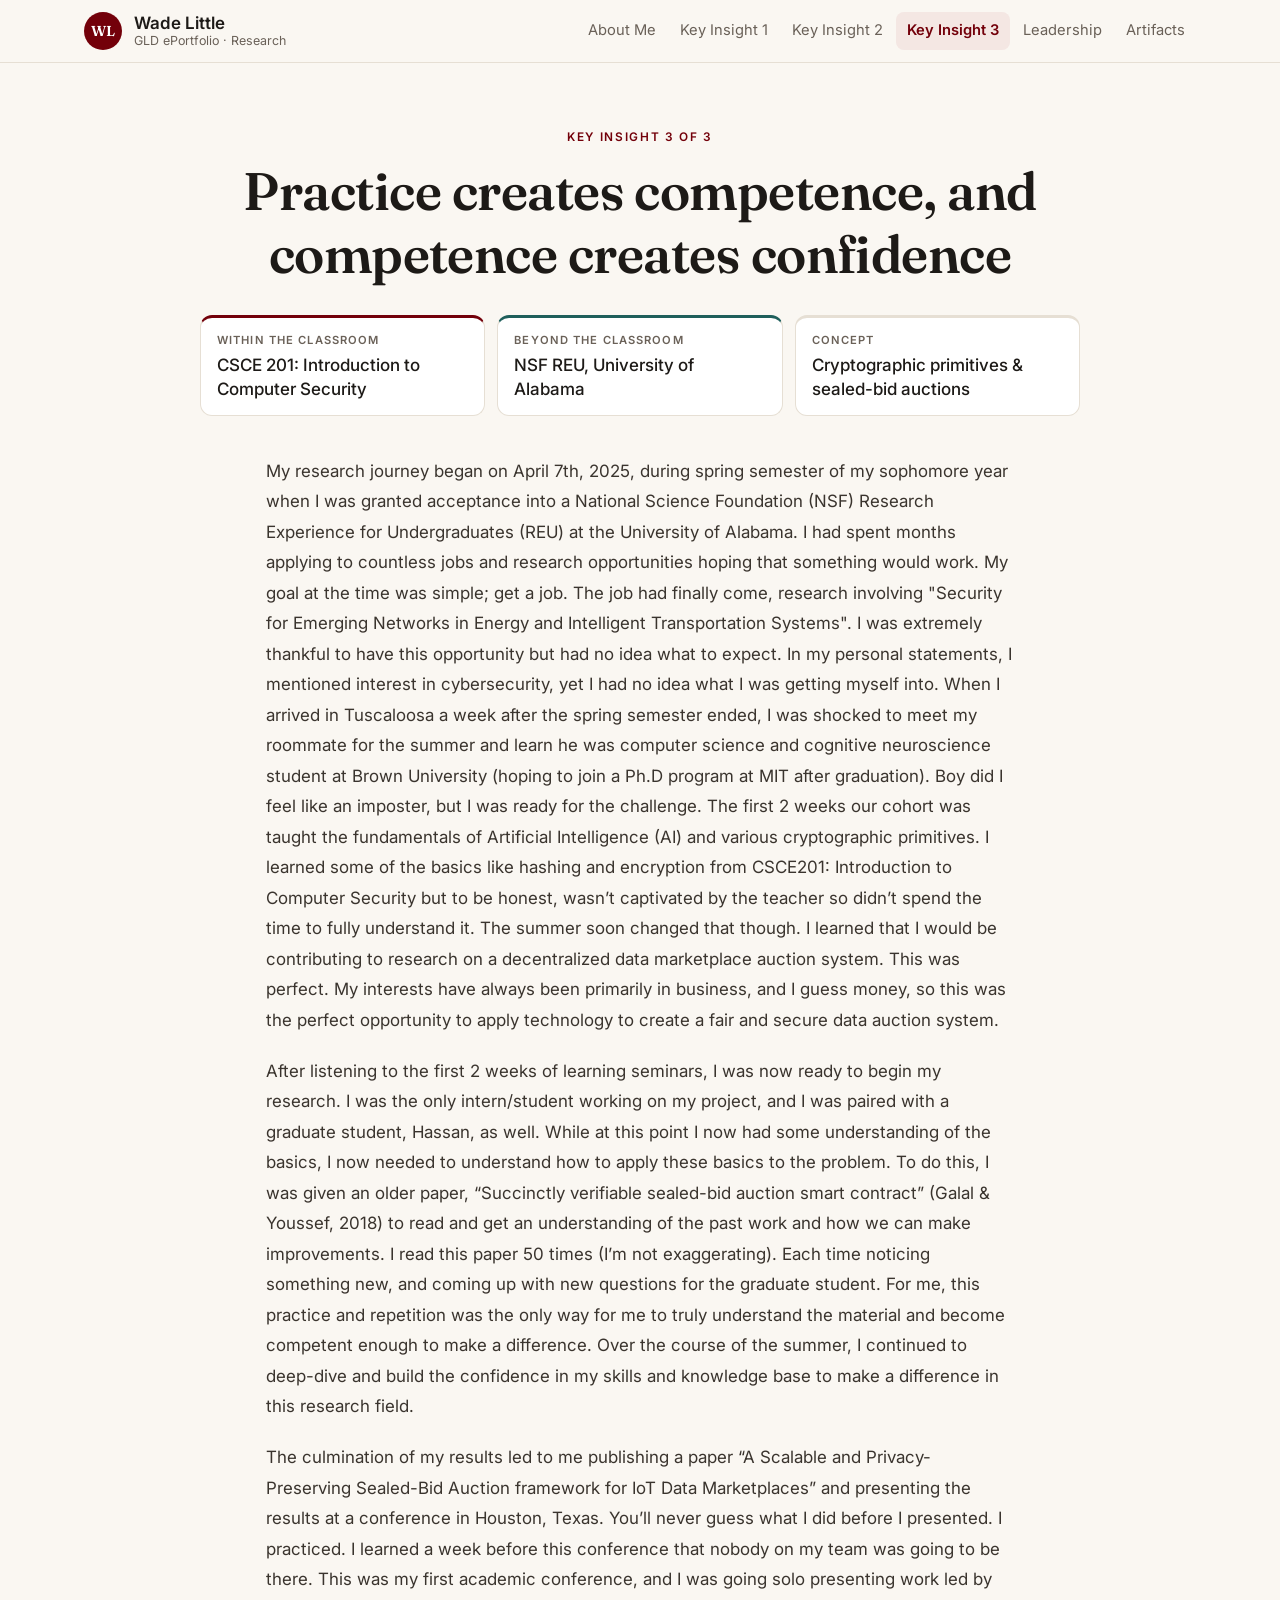
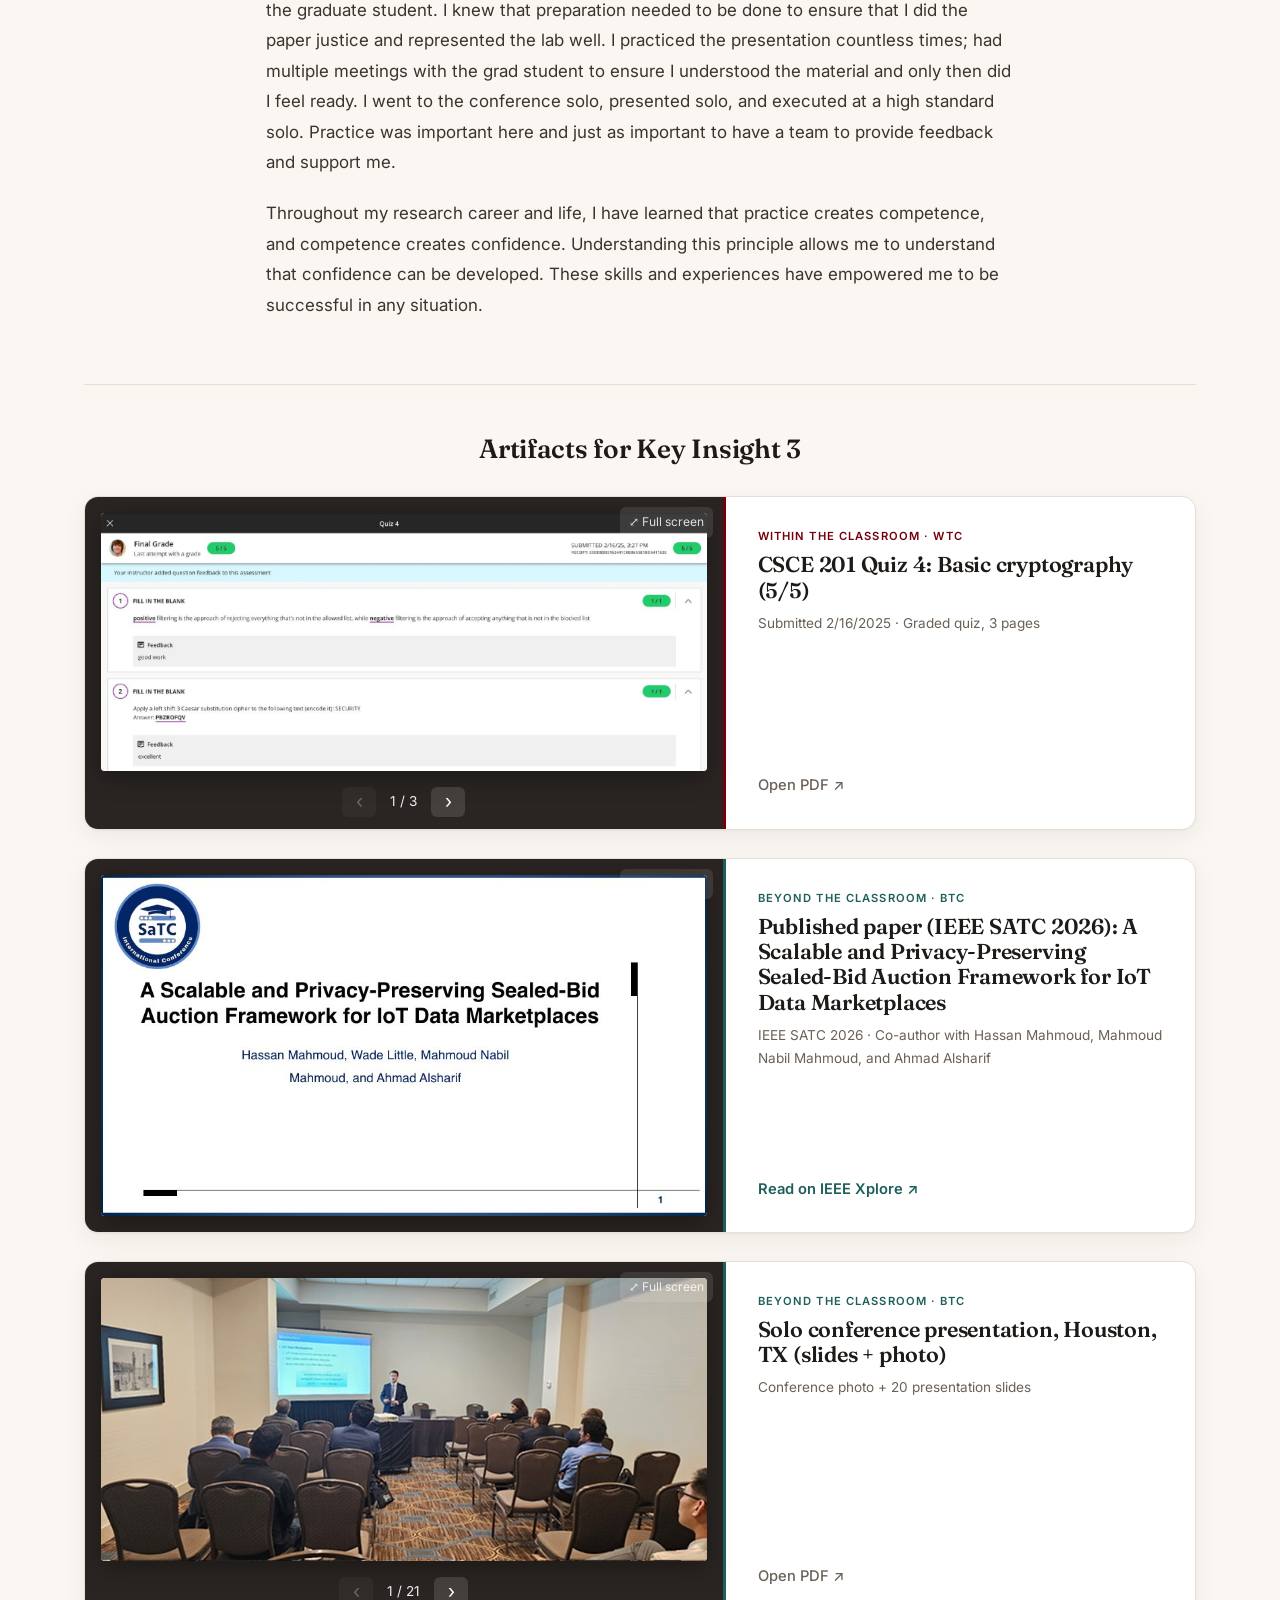
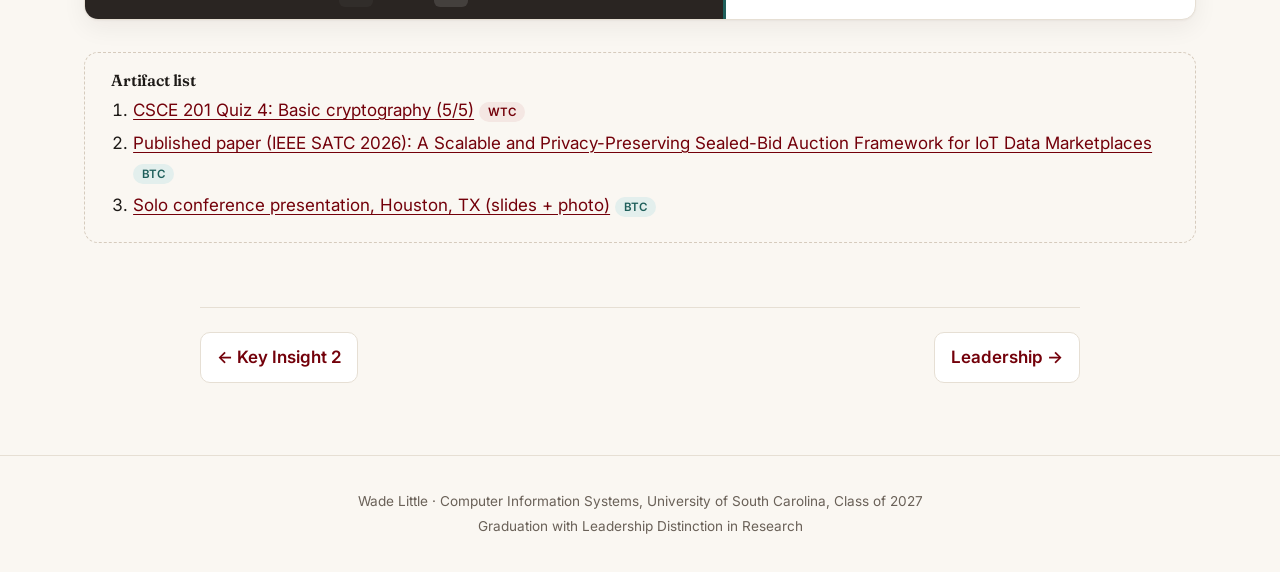
<file: insight-3.html>
<!doctype html>
<html lang="en">
<head>
<meta charset="utf-8">
<meta name="viewport" content="width=device-width, initial-scale=1">
<title>Key Insight 3 · Wade Little ePortfolio</title>
<meta name="description" content="Graduation with Leadership Distinction ePortfolio of Wade Little, Research pathway, University of South Carolina.">
<link rel="preconnect" href="https://fonts.googleapis.com">
<link rel="preconnect" href="https://fonts.gstatic.com" crossorigin>
<link href="https://fonts.googleapis.com/css2?family=Fraunces:opsz,wght@9..144,500;9..144,600&family=Inter:wght@400;500;600&display=swap" rel="stylesheet">
<link rel="icon" href="data:image/svg+xml,%3Csvg xmlns=%27http://www.w3.org/2000/svg%27 viewBox=%270 0 64 64%27%3E%3Ccircle cx=%2732%27 cy=%2732%27 r=%2732%27 fill=%27%2373000a%27/%3E%3Ctext x=%2732%27 y=%2741%27 font-family=%27Georgia%27 font-size=%2726%27 font-weight=%27700%27 fill=%27white%27 text-anchor=%27middle%27%3EWL%3C/text%3E%3C/svg%3E">
<link rel="stylesheet" href="style.css">
<script src="viewer.js" defer></script>
</head>
<body>
<a class="skip" href="#main">Skip to content</a>
<header class="site-header">
  <div class="bar">
    <a class="brand" href="index.html"><span class="mark">WL</span><span>Wade Little<small>GLD ePortfolio · Research</small></span></a>
    <button class="menu" aria-expanded="false" aria-controls="nav" onclick="const n=document.getElementById('nav');const o=n.classList.toggle('open');this.setAttribute('aria-expanded',o)">Menu</button>
    <nav id="nav"><a href="index.html">About Me</a><a href="insight-1.html">Key Insight 1</a><a href="insight-2.html">Key Insight 2</a><a href="insight-3.html" aria-current="page">Key Insight 3</a><a href="leadership.html">Leadership</a><a href="artifacts.html">Artifacts</a></nav>
  </div>
</header>
<main id="main">
<header class="page-head">
  <p class="eyebrow">Key Insight 3 of 3</p>
  <h1>Practice creates competence, and competence creates confidence</h1>
  <dl class="meta">
    <div><dt>Within the classroom</dt><dd>CSCE 201: Introduction to Computer Security</dd></div>
    <div><dt>Beyond the classroom</dt><dd>NSF REU, University of Alabama</dd></div>
    <div><dt>Concept</dt><dd>Cryptographic primitives &amp; sealed-bid auctions</dd></div>
  </dl>
</header>
<article class="prose essay">
<p>My research journey began on April 7th, 2025, during spring semester of my sophomore year when I was granted acceptance into a National Science Foundation (NSF) Research Experience for Undergraduates (REU) at the University of Alabama. I had spent months applying to countless jobs and research opportunities hoping that something would work. My goal at the time was simple; get a job. The job had finally come, research involving "Security for Emerging Networks in Energy and Intelligent Transportation Systems". I was extremely thankful to have this opportunity but had no idea what to expect. In my personal statements, I mentioned interest in cybersecurity, yet I had no idea what I was getting myself into. When I arrived in Tuscaloosa a week after the spring semester ended, I was shocked to meet my roommate for the summer and learn he was computer science and cognitive neuroscience student at Brown University (hoping to join a Ph.D program at MIT after graduation). Boy did I feel like an imposter, but I was ready for the challenge. The first 2 weeks our cohort was taught the fundamentals of Artificial Intelligence (AI) and various cryptographic primitives. I learned some of the basics like hashing and encryption from CSCE201: Introduction to Computer Security but to be honest, wasn’t captivated by the teacher so didn’t spend the time to fully understand it. The summer soon changed that though. I learned that I would be contributing to research on a decentralized data marketplace auction system. This was perfect. My interests have always been primarily in business, and I guess money, so this was the perfect opportunity to apply technology to create a fair and secure data auction system.</p>
<p>After listening to the first 2 weeks of learning seminars, I was now ready to begin my research. I was the only intern/student working on my project, and I was paired with a graduate student, Hassan, as well. While at this point I now had some understanding of the basics, I now needed to understand how to apply these basics to the problem. To do this, I was given an older paper, “Succinctly verifiable sealed-bid auction smart contract” (Galal &amp; Youssef, 2018) to read and get an understanding of the past work and how we can make improvements. I read this paper 50 times (I’m not exaggerating). Each time noticing something new, and coming up with new questions for the graduate student. For me, this practice and repetition was the only way for me to truly understand the material and become competent enough to make a difference. Over the course of the summer, I continued to deep-dive and build the confidence in my skills and knowledge base to make a difference in this research field.</p>
<p>The culmination of my results led to me publishing a paper “A Scalable and Privacy-Preserving Sealed-Bid Auction framework for IoT Data Marketplaces” and presenting the results at a conference in Houston, Texas. You’ll never guess what I did before I presented. I practiced. I learned a week before this conference that nobody on my team was going to be there. This was my first academic conference, and I was going solo presenting work led by the graduate student. I knew that preparation needed to be done to ensure that I did the paper justice and represented the lab well. I practiced the presentation countless times; had multiple meetings with the grad student to ensure I understood the material and only then did I feel ready. I went to the conference solo, presented solo, and executed at a high standard solo. Practice was important here and just as important to have a team to provide feedback and support me.</p>
<p>Throughout my research career and life, I have learned that practice creates competence, and competence creates confidence. Understanding this principle allows me to understand that confidence can be developed. These skills and experiences have empowered me to be successful in any situation.</p>
</article>
<section class="wide artifacts-section" aria-labelledby="arts-3">
  <h2 class="section-title" id="arts-3">Artifacts for Key Insight 3</h2>
  <div class="art-feature-list"><article class="artifact wtc feature" id="ki3-wtc">
  <div class="viewer" data-pages="[&quot;assets/artifacts/pages/ki3-wtc/p-1.jpg&quot;, &quot;assets/artifacts/pages/ki3-wtc/p-2.jpg&quot;, &quot;assets/artifacts/pages/ki3-wtc/p-3.jpg&quot;]" data-title="CSCE 201 Quiz 4: Basic cryptography (5/5)">
  <button class="v-stage" type="button" aria-label="Open Graded CSCE 201 Quiz 4 showing a 5 out of 5 score on cipher and key-exchange questions full screen"><img src="assets/artifacts/pages/ki3-wtc/p-1.jpg" alt="Graded CSCE 201 Quiz 4 showing a 5 out of 5 score on cipher and key-exchange questions" loading="lazy"></button>
  <div class="v-bar">
    <button class="v-prev" type="button" aria-label="Previous page">‹</button>
    <span class="v-count">1 / 3</span>
    <button class="v-next" type="button" aria-label="Next page">›</button>
  </div>
  <button class="v-full" type="button" aria-label="Full screen">⤢ Full screen</button>
</div>
  <div class="art-body">
    <p class="art-kind">Within the classroom · WTC</p>
    <h3>CSCE 201 Quiz 4: Basic cryptography (5/5)</h3>
    <p class="art-meta">Submitted 2/16/2025 · Graded quiz, 3 pages</p>
    
    <div class="art-links"><a class="art-link subtle" href="assets/artifacts/ki3-csce201-quiz4.pdf" target="_blank" rel="noopener">Open PDF ↗</a></div>
  </div>
</article>
<article class="artifact btc feature" id="ki3-btc">
  <div class="viewer" data-pages="[&quot;assets/artifacts/ki3-paper-title.jpg&quot;]" data-title="Published paper (IEEE SATC 2026): A Scalable and Privacy-Preserving Sealed-Bid Auction Framework for IoT Data Marketplaces">
  <button class="v-stage" type="button" aria-label="Open Title slide of the paper by Hassan Mahmoud, Wade Little, Mahmoud Nabil Mahmoud, and Ahmad Alsharif full screen"><img src="assets/artifacts/ki3-paper-title.jpg" alt="Title slide of the paper by Hassan Mahmoud, Wade Little, Mahmoud Nabil Mahmoud, and Ahmad Alsharif" loading="lazy"></button>
  <div class="v-bar" hidden>
    <button class="v-prev" type="button" aria-label="Previous page">‹</button>
    <span class="v-count">1 / 1</span>
    <button class="v-next" type="button" aria-label="Next page">›</button>
  </div>
  <button class="v-full" type="button" aria-label="Full screen">⤢ Full screen</button>
</div>
  <div class="art-body">
    <p class="art-kind">Beyond the classroom · BTC</p>
    <h3>Published paper (IEEE SATC 2026): A Scalable and Privacy-Preserving Sealed-Bid Auction Framework for IoT Data Marketplaces</h3>
    <p class="art-meta">IEEE SATC 2026 · Co-author with Hassan Mahmoud, Mahmoud Nabil Mahmoud, and Ahmad Alsharif</p>
    
    <div class="art-links"><a class="art-link" href="https://doi.org/10.1109/SATC69565.2026.11542244" target="_blank" rel="noopener">Read on IEEE Xplore ↗</a></div>
  </div>
</article>
<article class="artifact btc feature" id="ki3-btc2">
  <div class="viewer" data-pages="[&quot;assets/artifacts/ki3-conference-photo.jpg&quot;, &quot;assets/artifacts/pages/ki3-btc2/p-01.jpg&quot;, &quot;assets/artifacts/pages/ki3-btc2/p-02.jpg&quot;, &quot;assets/artifacts/pages/ki3-btc2/p-03.jpg&quot;, &quot;assets/artifacts/pages/ki3-btc2/p-04.jpg&quot;, &quot;assets/artifacts/pages/ki3-btc2/p-05.jpg&quot;, &quot;assets/artifacts/pages/ki3-btc2/p-06.jpg&quot;, &quot;assets/artifacts/pages/ki3-btc2/p-07.jpg&quot;, &quot;assets/artifacts/pages/ki3-btc2/p-08.jpg&quot;, &quot;assets/artifacts/pages/ki3-btc2/p-09.jpg&quot;, &quot;assets/artifacts/pages/ki3-btc2/p-10.jpg&quot;, &quot;assets/artifacts/pages/ki3-btc2/p-11.jpg&quot;, &quot;assets/artifacts/pages/ki3-btc2/p-12.jpg&quot;, &quot;assets/artifacts/pages/ki3-btc2/p-13.jpg&quot;, &quot;assets/artifacts/pages/ki3-btc2/p-14.jpg&quot;, &quot;assets/artifacts/pages/ki3-btc2/p-15.jpg&quot;, &quot;assets/artifacts/pages/ki3-btc2/p-16.jpg&quot;, &quot;assets/artifacts/pages/ki3-btc2/p-17.jpg&quot;, &quot;assets/artifacts/pages/ki3-btc2/p-18.jpg&quot;, &quot;assets/artifacts/pages/ki3-btc2/p-19.jpg&quot;, &quot;assets/artifacts/pages/ki3-btc2/p-20.jpg&quot;]" data-title="Solo conference presentation, Houston, TX (slides + photo)">
  <button class="v-stage" type="button" aria-label="Open Wade Little presenting the auction framework research to a conference audience in Houston full screen"><img src="assets/artifacts/ki3-conference-photo.jpg" alt="Wade Little presenting the auction framework research to a conference audience in Houston" loading="lazy"></button>
  <div class="v-bar">
    <button class="v-prev" type="button" aria-label="Previous page">‹</button>
    <span class="v-count">1 / 21</span>
    <button class="v-next" type="button" aria-label="Next page">›</button>
  </div>
  <button class="v-full" type="button" aria-label="Full screen">⤢ Full screen</button>
</div>
  <div class="art-body">
    <p class="art-kind">Beyond the classroom · BTC</p>
    <h3>Solo conference presentation, Houston, TX (slides + photo)</h3>
    <p class="art-meta">Conference photo + 20 presentation slides</p>
    
    <div class="art-links"><a class="art-link subtle" href="assets/artifacts/ki3-conference-slides.pdf" target="_blank" rel="noopener">Open PDF ↗</a></div>
  </div>
</article></div>
  <nav class="art-index" aria-label="Artifact list"><h3>Artifact list</h3><ol><li><a href="#ki3-wtc">CSCE 201 Quiz 4: Basic cryptography (5/5)</a> <span class="tag wtc">WTC</span></li><li><a href="#ki3-btc">Published paper (IEEE SATC 2026): A Scalable and Privacy-Preserving Sealed-Bid Auction Framework for IoT Data Marketplaces</a> <span class="tag btc">BTC</span></li><li><a href="#ki3-btc2">Solo conference presentation, Houston, TX (slides + photo)</a> <span class="tag btc">BTC</span></li></ol></nav>
</section>
<nav class="pager"><a href="insight-2.html">← Key Insight 2</a><a href="leadership.html">Leadership →</a></nav>
</main>
<footer class="site-footer">
  <p>Wade Little · Computer Information Systems, University of South Carolina, Class of 2027</p>
  <p>Graduation with Leadership Distinction in Research</p>
</footer>
</body>
</html>
</file>
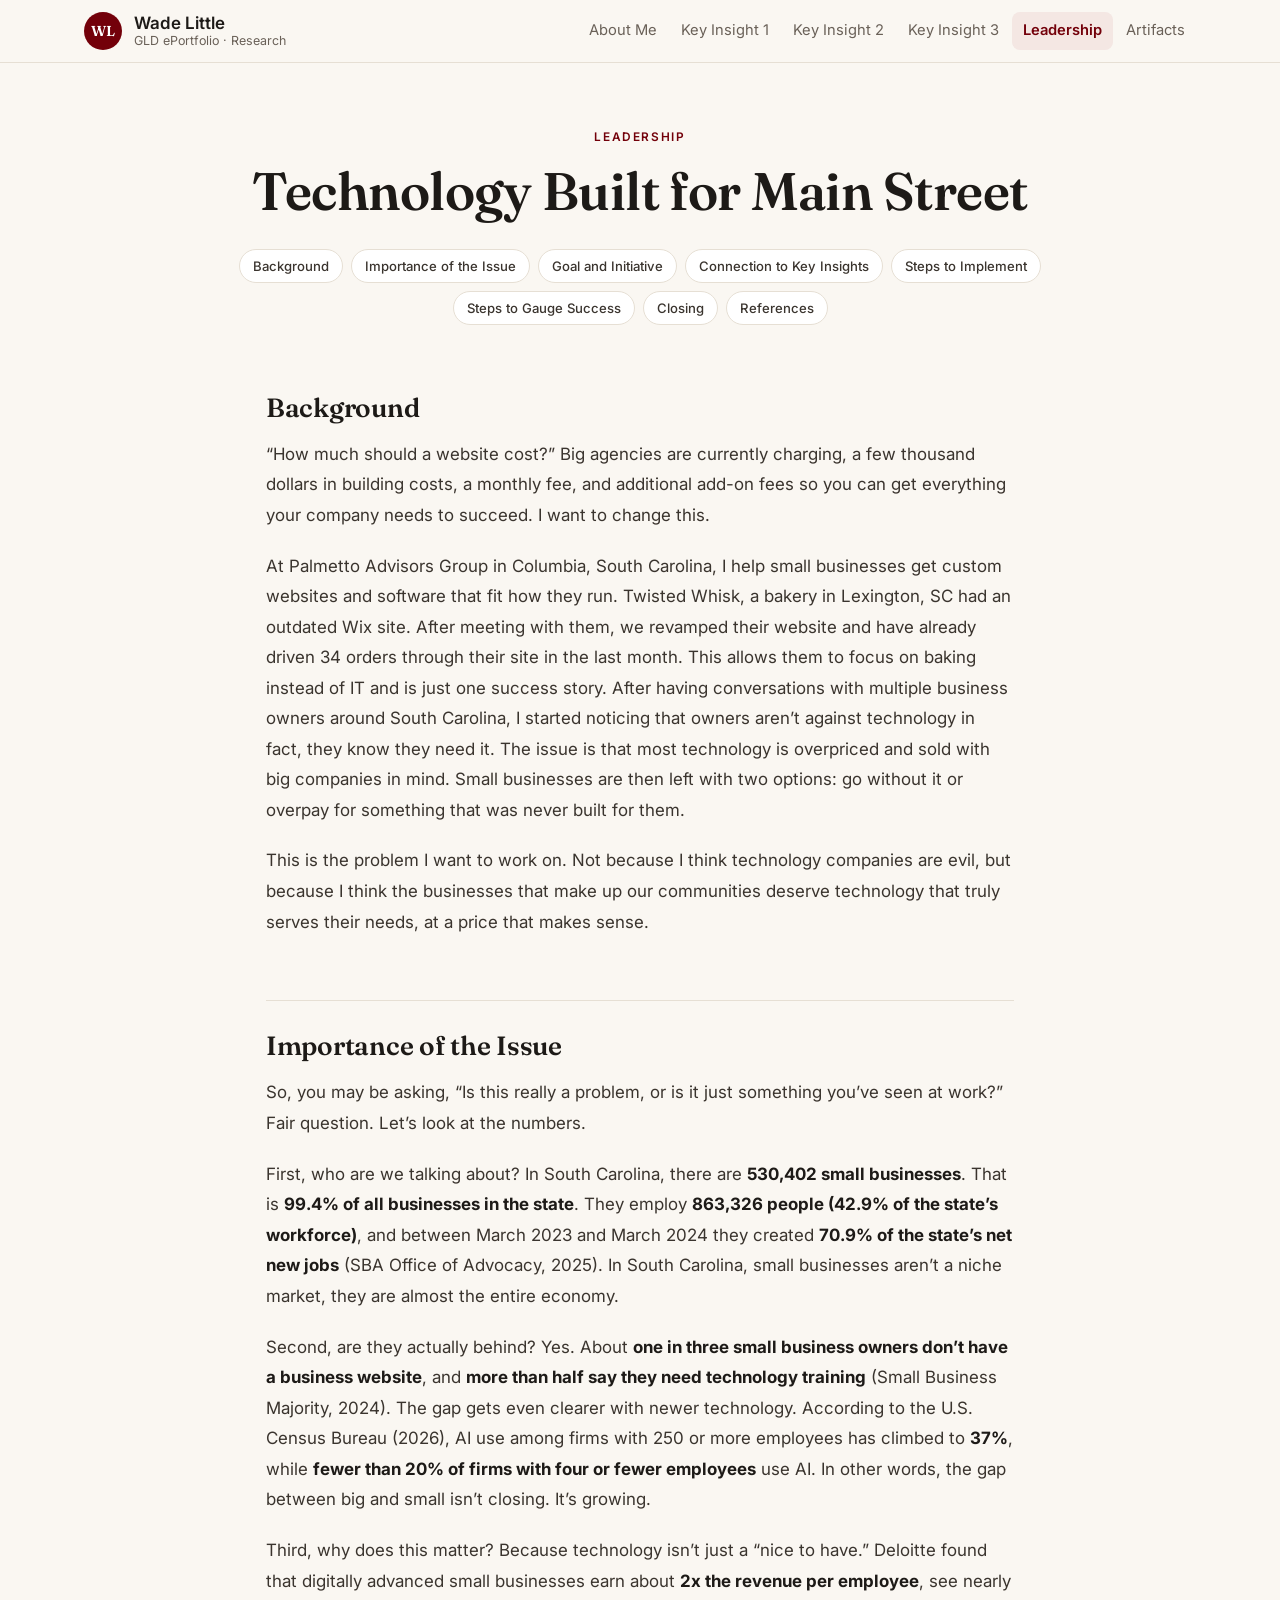
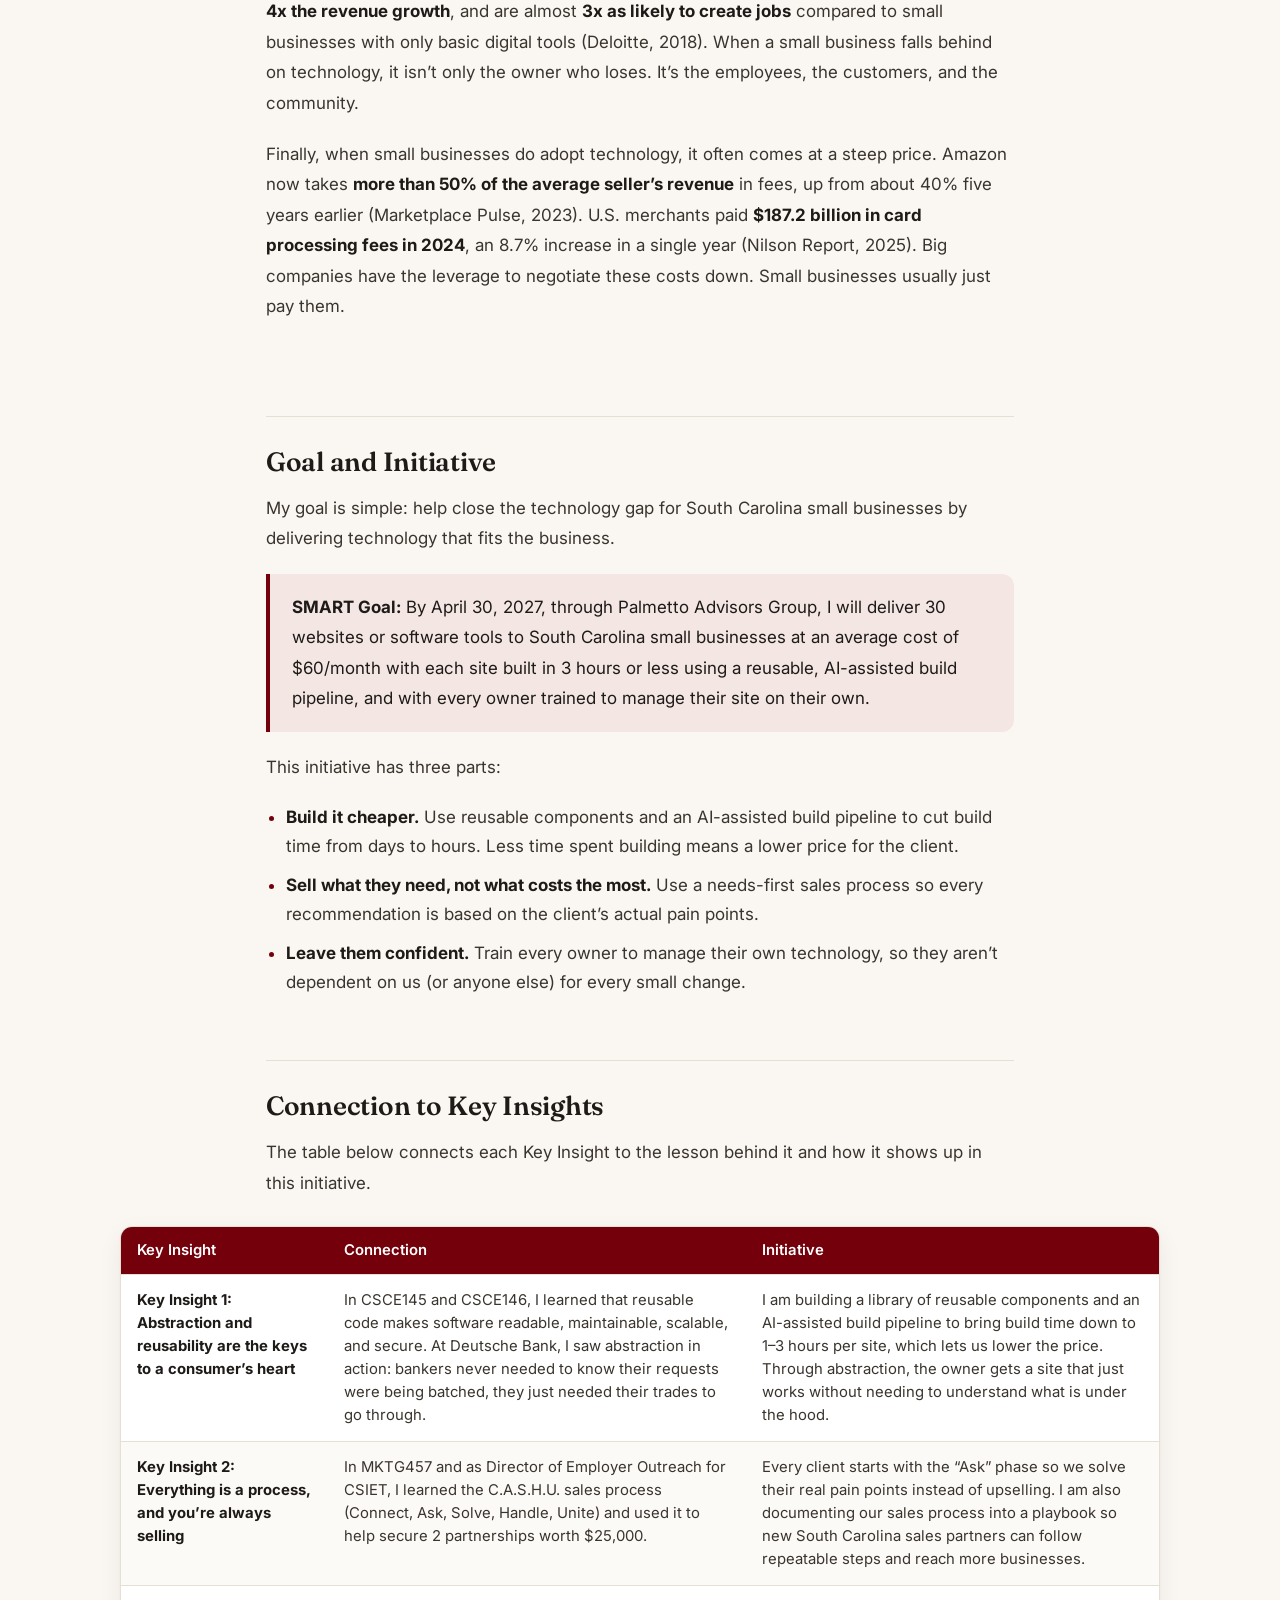
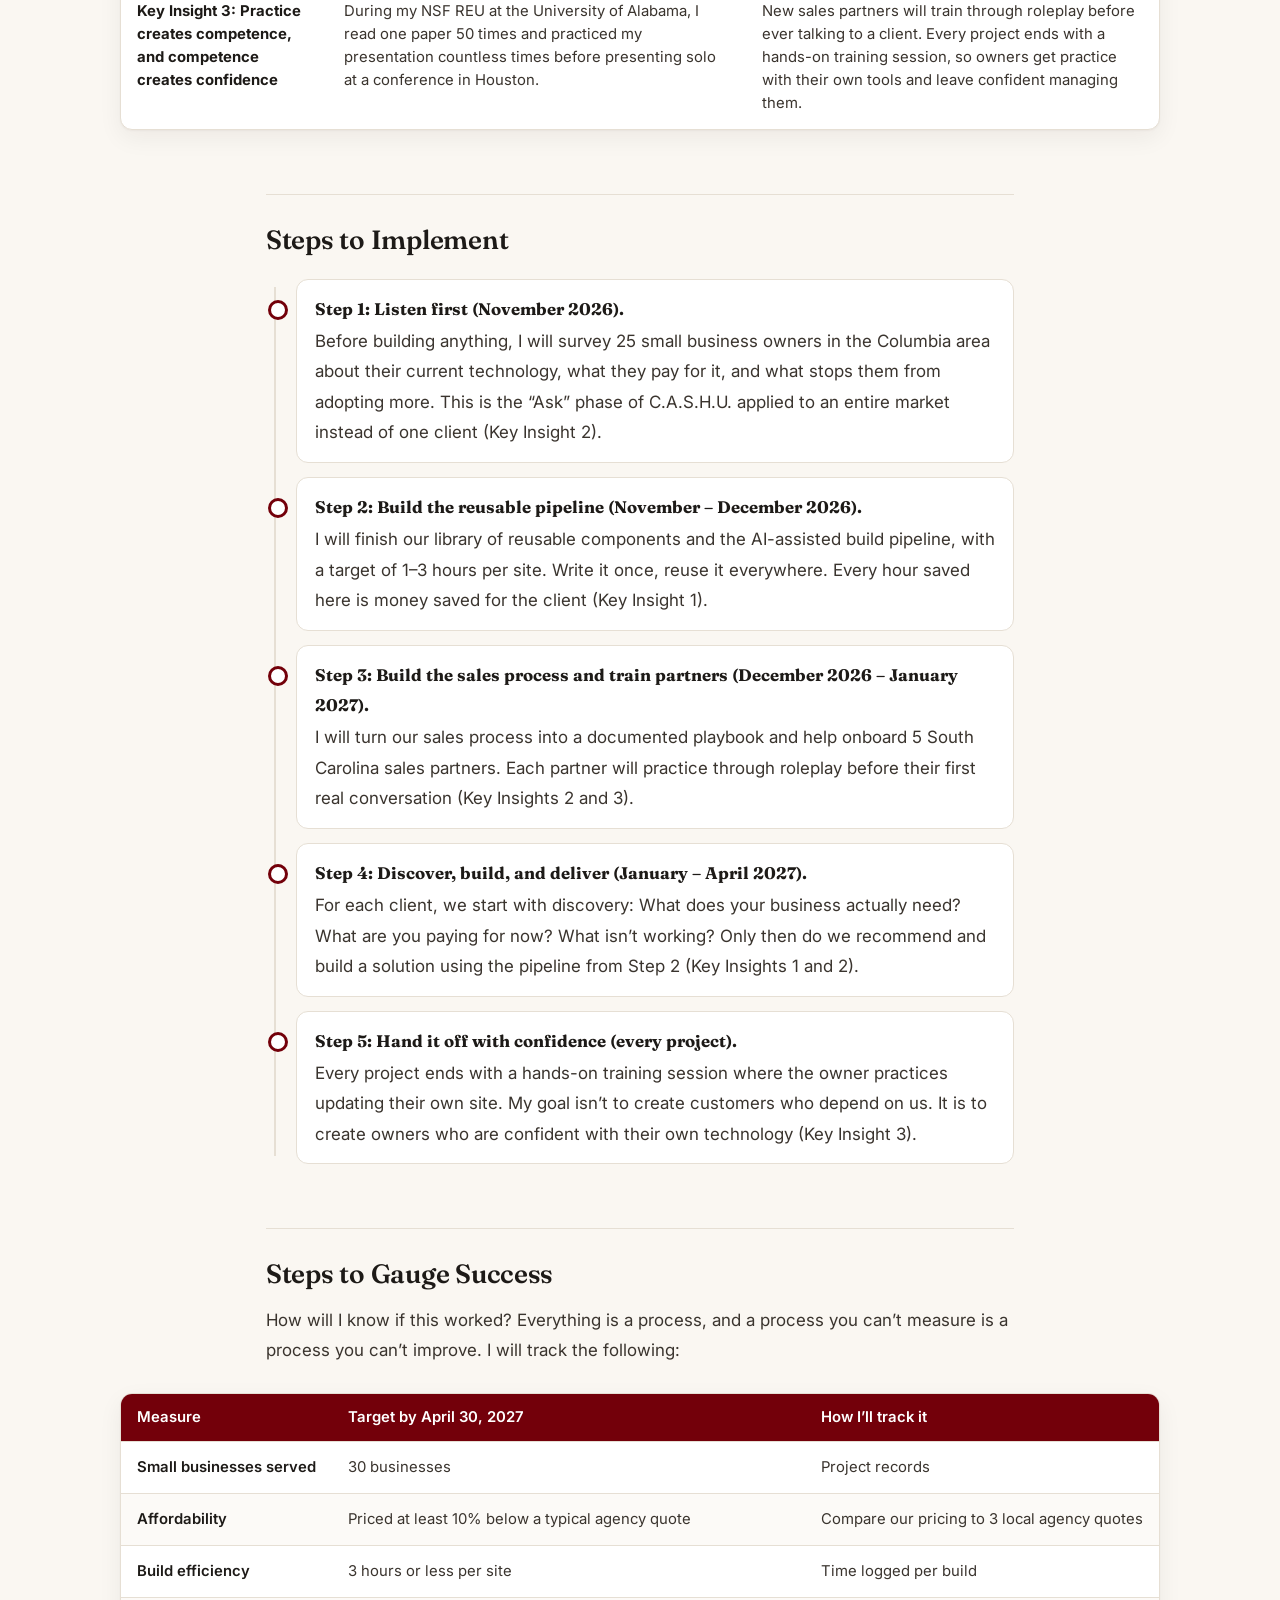
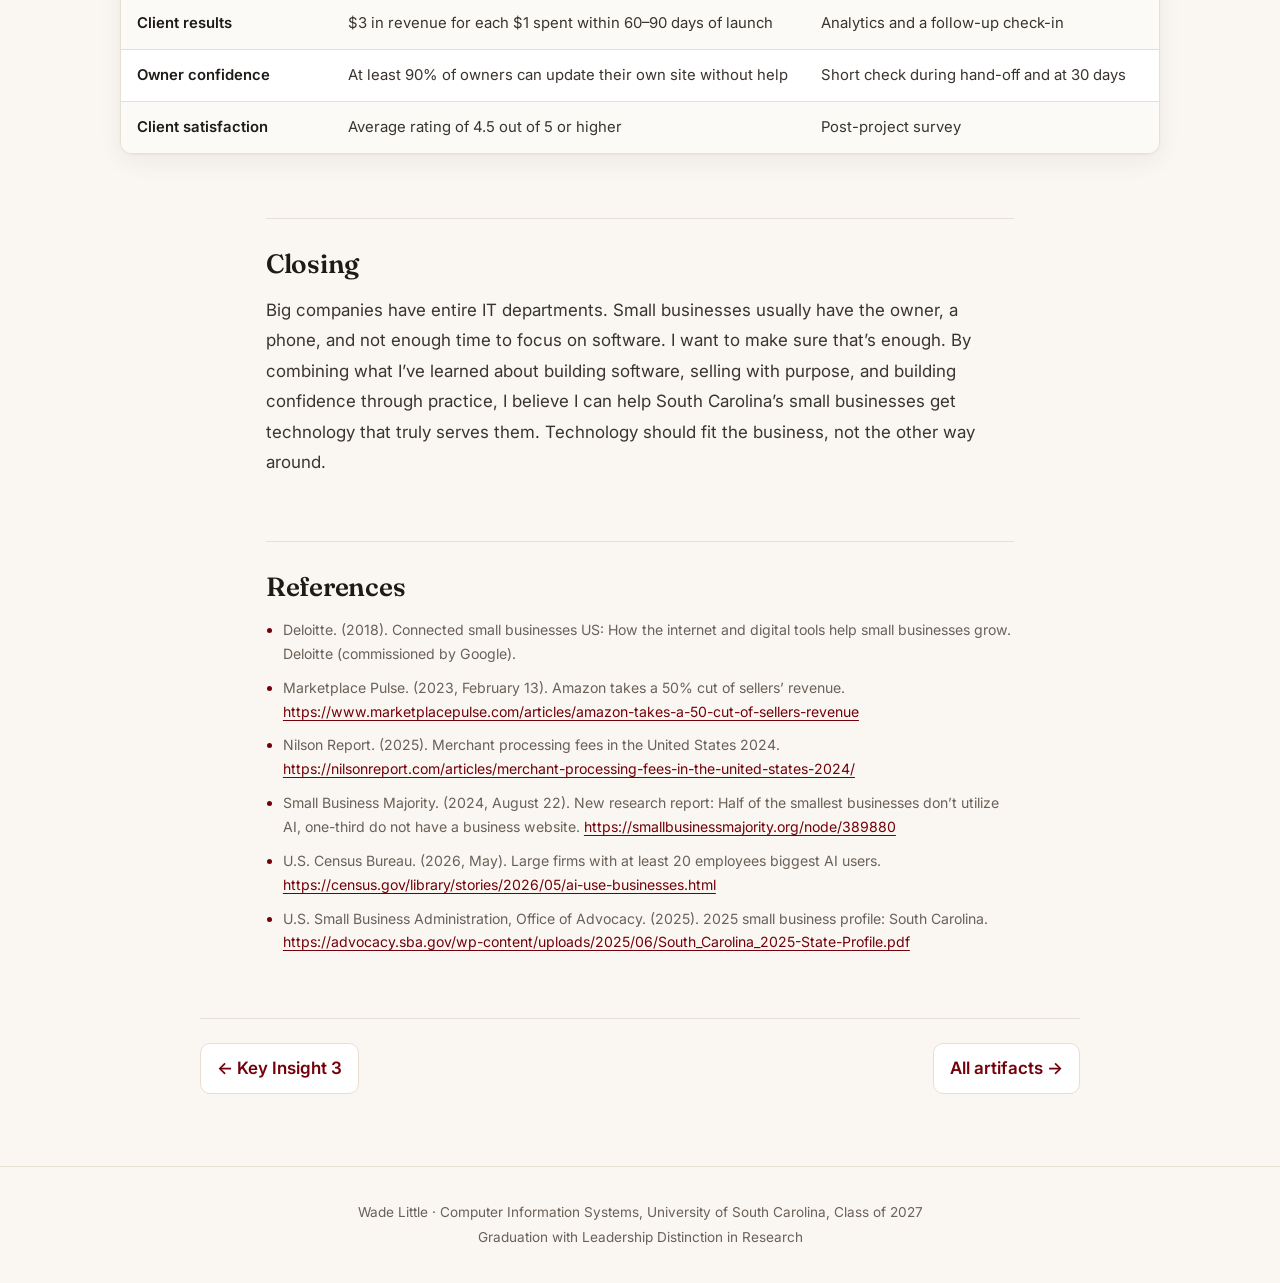
<file: leadership.html>
<!doctype html>
<html lang="en">
<head>
<meta charset="utf-8">
<meta name="viewport" content="width=device-width, initial-scale=1">
<title>Leadership · Wade Little ePortfolio</title>
<meta name="description" content="Graduation with Leadership Distinction ePortfolio of Wade Little, Research pathway, University of South Carolina.">
<link rel="preconnect" href="https://fonts.googleapis.com">
<link rel="preconnect" href="https://fonts.gstatic.com" crossorigin>
<link href="https://fonts.googleapis.com/css2?family=Fraunces:opsz,wght@9..144,500;9..144,600&family=Inter:wght@400;500;600&display=swap" rel="stylesheet">
<link rel="icon" href="data:image/svg+xml,%3Csvg xmlns=%27http://www.w3.org/2000/svg%27 viewBox=%270 0 64 64%27%3E%3Ccircle cx=%2732%27 cy=%2732%27 r=%2732%27 fill=%27%2373000a%27/%3E%3Ctext x=%2732%27 y=%2741%27 font-family=%27Georgia%27 font-size=%2726%27 font-weight=%27700%27 fill=%27white%27 text-anchor=%27middle%27%3EWL%3C/text%3E%3C/svg%3E">
<link rel="stylesheet" href="style.css">
<script src="viewer.js" defer></script>
</head>
<body>
<a class="skip" href="#main">Skip to content</a>
<header class="site-header">
  <div class="bar">
    <a class="brand" href="index.html"><span class="mark">WL</span><span>Wade Little<small>GLD ePortfolio · Research</small></span></a>
    <button class="menu" aria-expanded="false" aria-controls="nav" onclick="const n=document.getElementById('nav');const o=n.classList.toggle('open');this.setAttribute('aria-expanded',o)">Menu</button>
    <nav id="nav"><a href="index.html">About Me</a><a href="insight-1.html">Key Insight 1</a><a href="insight-2.html">Key Insight 2</a><a href="insight-3.html">Key Insight 3</a><a href="leadership.html" aria-current="page">Leadership</a><a href="artifacts.html">Artifacts</a></nav>
  </div>
</header>
<main id="main">
<header class="page-head">
  <p class="eyebrow">Leadership</p>
  <h1>Technology Built for Main Street</h1>
  <nav class="toc" aria-label="On this page"><a href="#background">Background</a><a href="#importance-of-the-issue">Importance of the Issue</a><a href="#goal-and-initiative">Goal and Initiative</a><a href="#connection-to-key-insights">Connection to Key Insights</a><a href="#steps-to-implement">Steps to Implement</a><a href="#steps-to-gauge-success">Steps to Gauge Success</a><a href="#closing">Closing</a><a href="#references">References</a></nav>
</header>
<article class="prose essay leadership">
<h2 id="background">Background</h2>
<p>“How much should a website cost?” Big agencies are currently charging, a few thousand dollars in building costs, a monthly fee, and additional add-on fees so you can get everything your company needs to succeed. I want to change this.</p>
<p>At Palmetto Advisors Group in Columbia, South Carolina, I help small businesses get custom websites and software that fit how they run. Twisted Whisk, a bakery in Lexington, SC had an outdated Wix site. After meeting with them, we revamped their website and have already driven 34 orders through their site in the last month. This allows them to focus on baking instead of IT and is just one success story. After having conversations with multiple business owners around South Carolina, I started noticing that owners aren’t against technology in fact, they know they need it. The issue is that most technology is overpriced and sold with big companies in mind. Small businesses are then left with two options: go without it or overpay for something that was never built for them.</p>
<p>This is the problem I want to work on. Not because I think technology companies are evil, but because I think the businesses that make up our communities deserve technology that truly serves their needs, at a price that makes sense.</p>
<h2 id="importance-of-the-issue">Importance of the Issue</h2>
<p>So, you may be asking, “Is this really a problem, or is it just something you’ve seen at work?” Fair question. Let’s look at the numbers.</p>
<p>First, who are we talking about? In South Carolina, there are <strong>530,402 small businesses</strong>. That is <strong>99.4% of all businesses in the state</strong>. They employ <strong>863,326 people (42.9% of the state’s workforce)</strong>, and between March 2023 and March 2024 they created <strong>70.9% of the state’s net new jobs</strong> (SBA Office of Advocacy, 2025). In South Carolina, small businesses aren’t a niche market, they are almost the entire economy.</p>
<p>Second, are they actually behind? Yes. About <strong>one in three small business owners don’t have a business website</strong>, and <strong>more than half say they need technology training</strong> (Small Business Majority, 2024). The gap gets even clearer with newer technology. According to the U.S. Census Bureau (2026), AI use among firms with 250 or more employees has climbed to <strong>37%</strong>, while <strong>fewer than 20% of firms with four or fewer employees</strong> use AI. In other words, the gap between big and small isn’t closing. It’s growing.</p>
<p>Third, why does this matter? Because technology isn’t just a “nice to have.” Deloitte found that digitally advanced small businesses earn about <strong>2x the revenue per employee</strong>, see nearly <strong>4x the revenue growth</strong>, and are almost <strong>3x as likely to create jobs</strong> compared to small businesses with only basic digital tools (Deloitte, 2018). When a small business falls behind on technology, it isn’t only the owner who loses. It’s the employees, the customers, and the community.</p>
<p>Finally, when small businesses do adopt technology, it often comes at a steep price. Amazon now takes <strong>more than 50% of the average seller’s revenue</strong> in fees, up from about 40% five years earlier (Marketplace Pulse, 2023). U.S. merchants paid <strong>$187.2 billion in card processing fees in 2024</strong>, an 8.7% increase in a single year (Nilson Report, 2025). Big companies have the leverage to negotiate these costs down. Small businesses usually just pay them.<br><br></p>
<h2 id="goal-and-initiative">Goal and Initiative</h2>
<p>My goal is simple: help close the technology gap for South Carolina small businesses by delivering technology that fits the business.</p>
<p class="callout"><strong>SMART Goal:</strong> By April 30, 2027, through Palmetto Advisors Group, I will deliver 30 websites or software tools to South Carolina small businesses at an average cost of $60/month with each site built in 3 hours or less using a reusable, AI-assisted build pipeline, and with every owner trained to manage their site on their own.</p>
<p>This initiative has three parts:</p>
<ul>
<li><strong>Build it cheaper.</strong> Use reusable components and an AI-assisted build pipeline to cut build time from days to hours. Less time spent building means a lower price for the client.</li>
<li><strong>Sell what they need, not what costs the most.</strong> Use a needs-first sales process so every recommendation is based on the client’s actual pain points.</li>
<li><strong>Leave them confident.</strong> Train every owner to manage their own technology, so they aren’t dependent on us (or anyone else) for every small change.</li>
</ul>
<h2 id="connection-to-key-insights">Connection to Key Insights</h2>
<p>The table below connects each Key Insight to the lesson behind it and how it shows up in this initiative.</p>
<div class="table-wrap"><table><thead><tr><th>Key Insight</th><th>Connection</th><th>Initiative</th></tr></thead><tbody><tr><td><strong>Key Insight 1: Abstraction and reusability are the keys to a consumer’s heart</strong></td><td>In CSCE145 and CSCE146, I learned that reusable code makes software readable, maintainable, scalable, and secure. At Deutsche Bank, I saw abstraction in action: bankers never needed to know their requests were being batched, they just needed their trades to go through.</td><td>I am building a library of reusable components and an AI-assisted build pipeline to bring build time down to 1–3 hours per site, which lets us lower the price. Through abstraction, the owner gets a site that just works without needing to understand what is under the hood.</td></tr><tr><td><strong>Key Insight 2: Everything is a process, and you’re always selling</strong></td><td>In MKTG457 and as Director of Employer Outreach for CSIET, I learned the C.A.S.H.U. sales process (Connect, Ask, Solve, Handle, Unite) and used it to help secure 2 partnerships worth $25,000.</td><td>Every client starts with the “Ask” phase so we solve their real pain points instead of upselling. I am also documenting our sales process into a playbook so new South Carolina sales partners can follow repeatable steps and reach more businesses.</td></tr><tr><td><strong>Key Insight 3: Practice creates competence, and competence creates confidence</strong></td><td>During my NSF REU at the University of Alabama, I read one paper 50 times and practiced my presentation countless times before presenting solo at a conference in Houston.</td><td>New sales partners will train through roleplay before ever talking to a client. Every project ends with a hands-on training session, so owners get practice with their own tools and leave confident managing them.</td></tr></tbody></table></div>
<h2 id="steps-to-implement">Steps to Implement</h2>
<div class="timeline"><p class="step"><strong>Step 1: Listen first (November 2026). </strong>Before building anything, I will survey 25 small business owners in the Columbia area about their current technology, what they pay for it, and what stops them from adopting more. This is the “Ask” phase of C.A.S.H.U. applied to an entire market instead of one client (Key Insight 2).</p>
<p class="step"><strong>Step 2: Build the reusable pipeline (November – December 2026). </strong>I will finish our library of reusable components and the AI-assisted build pipeline, with a target of 1–3 hours per site. Write it once, reuse it everywhere. Every hour saved here is money saved for the client (Key Insight 1).</p>
<p class="step"><strong>Step 3: Build the sales process and train partners (December 2026 – January 2027). </strong>I will turn our sales process into a documented playbook and help onboard 5 South Carolina sales partners. Each partner will practice through roleplay before their first real conversation (Key Insights 2 and 3).</p>
<p class="step"><strong>Step 4: Discover, build, and deliver (January – April 2027). </strong>For each client, we start with discovery: What does your business actually need? What are you paying for now? What isn’t working? Only then do we recommend and build a solution using the pipeline from Step 2 (Key Insights 1 and 2).</p>
<p class="step"><strong>Step 5: Hand it off with confidence (every project). </strong>Every project ends with a hands-on training session where the owner practices updating their own site. My goal isn’t to create customers who depend on us. It is to create owners who are confident with their own technology (Key Insight 3).</p>
</div><h2 id="steps-to-gauge-success">Steps to Gauge Success</h2>
<p>How will I know if this worked? Everything is a process, and a process you can’t measure is a process you can’t improve. I will track the following:</p>
<div class="table-wrap"><table><thead><tr><th>Measure</th><th>Target by April 30, 2027</th><th>How I’ll track it</th></tr></thead><tbody><tr><td>Small businesses served</td><td>30 businesses</td><td>Project records</td></tr><tr><td>Affordability</td><td>Priced at least 10% below a typical agency quote</td><td>Compare our pricing to 3 local agency quotes</td></tr><tr><td>Build efficiency</td><td>3 hours or less per site</td><td>Time logged per build</td></tr><tr><td>Client results</td><td>$3 in revenue for each $1 spent within 60–90 days of launch</td><td>Analytics and a follow-up check-in</td></tr><tr><td>Owner confidence</td><td>At least 90% of owners can update their own site without help</td><td>Short check during hand-off and at 30 days</td></tr><tr><td>Client satisfaction</td><td>Average rating of 4.5 out of 5 or higher</td><td>Post-project survey</td></tr></tbody></table></div>
<h2 id="closing">Closing</h2>
<p>Big companies have entire IT departments. Small businesses usually have the owner, a phone, and not enough time to focus on software. I want to make sure that’s enough. By combining what I’ve learned about building software, selling with purpose, and building confidence through practice, I believe I can help South Carolina’s small businesses get technology that truly serves them. Technology should fit the business, not the other way around.</p>
<h2 id="references">References</h2>
<ul class="refs"><li>Deloitte. (2018). Connected small businesses US: How the internet and digital tools help small businesses grow. Deloitte (commissioned by Google).</li><li>Marketplace Pulse. (2023, February 13). Amazon takes a 50% cut of sellers’ revenue. <a href="https://www.marketplacepulse.com/articles/amazon-takes-a-50-cut-of-sellers-revenue" target="_blank" rel="noopener">https://www.marketplacepulse.com/articles/amazon-takes-a-50-cut-of-sellers-revenue</a></li><li>Nilson Report. (2025). Merchant processing fees in the United States 2024. <a href="https://nilsonreport.com/articles/merchant-processing-fees-in-the-united-states-2024/" target="_blank" rel="noopener">https://nilsonreport.com/articles/merchant-processing-fees-in-the-united-states-2024/</a></li><li>Small Business Majority. (2024, August 22). New research report: Half of the smallest businesses don’t utilize AI, one-third do not have a business website. <a href="https://smallbusinessmajority.org/node/389880" target="_blank" rel="noopener">https://smallbusinessmajority.org/node/389880</a></li><li>U.S. Census Bureau. (2026, May). Large firms with at least 20 employees biggest AI users. <a href="https://census.gov/library/stories/2026/05/ai-use-businesses.html" target="_blank" rel="noopener">https://census.gov/library/stories/2026/05/ai-use-businesses.html</a></li><li>U.S. Small Business Administration, Office of Advocacy. (2025). 2025 small business profile: South Carolina. <a href="https://advocacy.sba.gov/wp-content/uploads/2025/06/South_Carolina_2025-State-Profile.pdf" target="_blank" rel="noopener">https://advocacy.sba.gov/wp-content/uploads/2025/06/South_Carolina_2025-State-Profile.pdf</a></li></ul>
</article>
<nav class="pager"><a href="insight-3.html">← Key Insight 3</a><a href="artifacts.html">All artifacts →</a></nav>
</main>
<footer class="site-footer">
  <p>Wade Little · Computer Information Systems, University of South Carolina, Class of 2027</p>
  <p>Graduation with Leadership Distinction in Research</p>
</footer>
</body>
</html>
</file>
<file: style.css>
/* ===== Tokens ===== */
:root {
  --bg: #faf7f2;
  --band: #f3ede4;
  --surface: #ffffff;
  --ink: #1d1a17;
  --ink-2: #3a342e;
  --muted: #6a6158;
  --line: #e6dfd4;
  --accent: #73000a;          /* garnet */
  --accent-soft: #f4e7e3;
  --btc: #1f5f5b;             /* teal for beyond-the-classroom */
  --btc-soft: #e3efed;
  --todo: #a15c00;
  --serif: "Fraunces", Georgia, serif;
  --sans: "Inter", system-ui, -apple-system, sans-serif;
  --measure: 68ch;
  --radius: 14px;
  --shadow: 0 1px 2px rgba(40,20,10,0.04), 0 8px 24px rgba(40,20,10,0.06);
}

/* ===== Base ===== */
* { box-sizing: border-box; }
html { scroll-behavior: smooth; scroll-padding-top: 84px; }
body { margin: 0; background: var(--bg); color: var(--ink); font: 17px/1.7 var(--sans); -webkit-font-smoothing: antialiased; overflow-x: hidden; }
img { max-width: 100%; display: block; }
a { color: var(--accent); text-underline-offset: 3px; }
h1, h2, h3 { font-family: var(--serif); font-weight: 600; line-height: 1.18; letter-spacing: -0.01em; color: var(--ink); }
h1 { font-size: clamp(2.1rem, 4.6vw, 3.3rem); margin: 0.25em 0 0.45em; }
h2 { font-size: 1.65rem; margin: 2.4em 0 0.6em; }
h3 { font-size: 1.15rem; margin: 0 0 0.4em; }
.skip { position: absolute; left: -999px; }
.skip:focus { left: 16px; top: 16px; background: var(--surface); padding: 8px 12px; z-index: 20; }
.eyebrow { text-transform: uppercase; letter-spacing: 0.14em; font-size: 0.74rem; font-weight: 600; color: var(--accent); margin: 0; }
.section-title { text-align: center; margin: 0 0 1.2em; }
.button { display: inline-block; background: var(--accent); color: #fff; text-decoration: none; padding: 12px 22px; border-radius: 10px; font-weight: 600; transition: transform .15s, box-shadow .15s; }
.button:hover { transform: translateY(-1px); box-shadow: 0 6px 18px rgba(115,0,10,0.25); }

/* ===== Header ===== */
.site-header { position: sticky; top: 0; z-index: 10; background: rgba(250,247,242,0.92); backdrop-filter: saturate(1.4) blur(10px); border-bottom: 1px solid var(--line); }
.bar { max-width: 1160px; margin: 0 auto; padding: 12px 24px; display: flex; align-items: center; gap: 24px; }
.brand { display: flex; align-items: center; gap: 12px; color: var(--ink); text-decoration: none; font-weight: 600; line-height: 1.2; }
.brand small { display: block; font-weight: 400; color: var(--muted); font-size: 0.78rem; }
.mark { width: 38px; height: 38px; border-radius: 50%; background: var(--accent); color: #fff; display: grid; place-items: center; font: 600 0.9rem var(--serif); }
#nav { margin-left: auto; display: flex; gap: 2px; flex-wrap: wrap; }
#nav a { color: var(--muted); text-decoration: none; font-size: 0.92rem; padding: 6px 11px; border-radius: 8px; }
#nav a:hover { color: var(--ink); background: var(--accent-soft); }
#nav a[aria-current] { color: var(--accent); font-weight: 600; background: var(--accent-soft); }
.menu { display: none; margin-left: auto; font: 500 0.9rem var(--sans); background: var(--surface); border: 1px solid var(--line); border-radius: 8px; padding: 7px 14px; color: var(--ink); cursor: pointer; }

main { max-width: 1160px; margin: 0 auto; padding: 0 24px 72px; }
.prose { max-width: var(--measure); margin: 0 auto; }

/* ===== Home: hero ===== */
.hero { display: grid; grid-template-columns: 1fr 280px; gap: 56px; align-items: center; padding: 72px 0 40px; }
.hero h1 { max-width: 15ch; }
.facts { display: grid; grid-template-columns: repeat(4, auto); justify-content: start; gap: 0; margin: 28px 0 0; }
.facts div { padding: 2px 22px; border-left: 1px solid var(--line); }
.facts div:first-child { padding-left: 0; border-left: 0; }
.facts dt { font-size: 0.7rem; text-transform: uppercase; letter-spacing: 0.12em; color: var(--muted); font-weight: 600; }
.facts dd { margin: 2px 0 0; font-weight: 600; font-size: 0.98rem; }
.headshot { margin: 0; position: relative; }
.headshot::before { content: ""; position: absolute; inset: 14px -14px -14px 14px; border: 2px solid var(--accent); border-radius: 18px; opacity: 0.35; }
.headshot img, .headshot-ph { position: relative; width: 280px; aspect-ratio: 4/5; object-fit: cover; object-position: center 30%; border-radius: 18px; box-shadow: var(--shadow); }
.headshot-ph { background: linear-gradient(140deg, var(--accent), #3d0006); color: #fff; display: grid; place-items: center; font: 600 4rem var(--serif); }
.about h2 { margin-top: 0.8em; }
.about p { color: var(--ink-2); }

/* ===== Home: key insight band ===== */
.band { background: var(--band); width: 100vw; margin: 64px 0 0 calc(50% - 50vw); padding: 64px 24px 72px; border-top: 1px solid var(--line); border-bottom: 1px solid var(--line); }
.band-inner { max-width: 1112px; margin: 0 auto; }
.ki-grid { display: grid; grid-template-columns: repeat(3, 1fr); gap: 22px; }
.ki-card { position: relative; display: flex; flex-direction: column; background: var(--surface); border: 1px solid var(--line); border-radius: var(--radius); padding: 26px 26px 22px; color: var(--ink); text-decoration: none; box-shadow: var(--shadow); transition: transform .18s, box-shadow .18s, border-color .18s; }
.ki-card:hover { transform: translateY(-4px); border-color: #d8cbbb; box-shadow: 0 14px 34px rgba(60,20,10,0.10); }
.ki-num { font: 600 2.4rem/1 var(--serif); color: var(--accent); opacity: 0.9; }
.ki-card h3 { margin: 14px 0 10px; font-size: 1.28rem; line-height: 1.25; }
.ki-card p { color: var(--muted); font-size: 0.93rem; line-height: 1.6; margin: 0 0 16px; flex: 1; }
.ki-tags { list-style: none; padding: 0; margin: 0 0 18px; display: flex; flex-wrap: wrap; gap: 6px; }
.ki-tags li, .tag { font-size: 0.72rem; font-weight: 600; padding: 3px 9px; border-radius: 999px; background: var(--accent-soft); color: var(--accent); }
.ki-tags li.btc, .tag.btc { background: var(--btc-soft); color: var(--btc); }
.ki-go { font-weight: 600; color: var(--accent); font-size: 0.9rem; border-top: 1px solid var(--line); padding-top: 14px; }

/* ===== Home: leadership teaser ===== */
.lead-teaser { max-width: 780px; margin: 72px auto 0; text-align: center; }
.lead-teaser h2 { margin: 0.3em 0 0.6em; font-size: 2rem; }
.lead-teaser .prose-in { text-align: left; background: var(--surface); border: 1px solid var(--line); border-left: 4px solid var(--accent); border-radius: var(--radius); padding: 22px 28px; box-shadow: var(--shadow); }
.lead-teaser .prose-in p { margin: 0; color: var(--ink-2); }
.lead-teaser .next { margin-top: 28px; }

/* ===== Inner page heads ===== */
.page-head { max-width: 880px; margin: 0 auto; padding: 64px 0 12px; text-align: center; }
.meta { display: grid; grid-template-columns: repeat(3, 1fr); gap: 12px; margin: 30px 0 0; text-align: left; }
.meta div { background: var(--surface); border: 1px solid var(--line); border-radius: 12px; padding: 13px 16px; border-top: 3px solid var(--line); }
.meta div:nth-child(1) { border-top-color: var(--accent); }
.meta div:nth-child(2) { border-top-color: var(--btc); }
.meta dt { font-size: 0.7rem; text-transform: uppercase; letter-spacing: 0.1em; color: var(--muted); font-weight: 600; }
.meta dd { margin: 4px 0 0; font-weight: 500; line-height: 1.4; }
.legend { color: var(--muted); font-size: 0.92rem; display: flex; gap: 8px; justify-content: center; align-items: center; flex-wrap: wrap; }
.legend .tag:not(:first-child) { margin-left: 14px; }

/* ===== Essays ===== */
.essay { padding-top: 28px; }
.essay p { font-size: 1.06rem; line-height: 1.8; color: var(--ink-2); margin: 0 0 1.2em; }
.essay strong { color: var(--ink); }

/* ===== Leadership ===== */
.toc { display: flex; flex-wrap: wrap; justify-content: center; gap: 8px; margin-top: 26px; }
.toc a { font-size: 0.82rem; font-weight: 500; text-decoration: none; color: var(--ink-2); background: var(--surface); border: 1px solid var(--line); border-radius: 999px; padding: 5px 13px; }
.toc a:hover { border-color: var(--accent); color: var(--accent); }
.leadership h2 { border-top: 1px solid var(--line); padding-top: 1.1em; }
.leadership h2:first-child { border-top: 0; padding-top: 0; margin-top: 1em; }
.leadership ul { padding-left: 1.2em; }
.leadership li { margin-bottom: 0.6em; color: var(--ink-2); }
.leadership li::marker { color: var(--accent); }
.essay .callout { background: var(--accent-soft); border-left: 4px solid var(--accent); border-radius: 0 12px 12px 0; padding: 18px 22px; color: var(--ink); }
.timeline { position: relative; margin: 1.4em 0; padding-left: 30px; }
.timeline::before { content: ""; position: absolute; left: 8px; top: 8px; bottom: 8px; width: 2px; background: var(--line); }
.essay .timeline .step { position: relative; background: var(--surface); border: 1px solid var(--line); border-radius: 12px; padding: 14px 18px; margin-bottom: 14px; }
.timeline .step::before { content: ""; position: absolute; left: -29px; top: 20px; width: 14px; height: 14px; border-radius: 50%; background: var(--surface); border: 3px solid var(--accent); }
.timeline .step strong { display: block; font-family: var(--serif); font-size: 1.05rem; margin-bottom: 2px; }
.table-wrap { overflow-x: auto; margin: 1.6em 0; border: 1px solid var(--line); border-radius: 12px; background: var(--surface); box-shadow: var(--shadow); }
.leadership .table-wrap { position: relative; left: 50%; transform: translateX(-50%); width: min(1040px, calc(100vw - 48px)); }
table { border-collapse: collapse; width: 100%; font-size: 0.93rem; line-height: 1.55; }
th { text-align: left; background: var(--accent); color: #fff; padding: 12px 16px; font-weight: 600; }
td { padding: 14px 16px; border-top: 1px solid var(--line); vertical-align: top; color: var(--ink-2); }
tbody tr:nth-child(even) td { background: #fcfaf7; }
td:first-child { font-weight: 600; color: var(--ink); }
.refs { font-size: 0.88rem; color: var(--muted); padding-left: 1.2em; }
.refs li { margin-bottom: 0.7em; overflow-wrap: anywhere; color: var(--muted); }

/* ===== Artifacts ===== */
.artifacts-section { margin-top: 64px; padding-top: 48px; border-top: 1px solid var(--line); }
.art-feature-list { display: grid; gap: 28px; }
.artifact { background: var(--surface); border: 1px solid var(--line); border-radius: var(--radius); overflow: hidden; display: flex; flex-direction: column; box-shadow: var(--shadow); }
.artifact.feature { display: grid; grid-template-columns: minmax(0, 1.35fr) minmax(0, 1fr); }
.art-body { padding: 20px 22px; display: flex; flex-direction: column; flex: 1; border-top: 3px solid var(--accent); }
.artifact.btc .art-body { border-top-color: var(--btc); }
.artifact.feature .art-body { padding: 30px 32px; justify-content: center; border-top: 0; border-left: 3px solid var(--accent); }
.artifact.feature.btc .art-body { border-left-color: var(--btc); }
.artifact.feature h3 { font-size: 1.35rem; }
.art-kind { font-size: 0.7rem; text-transform: uppercase; letter-spacing: 0.1em; font-weight: 600; color: var(--accent); margin: 0 0 6px; }
.btc .art-kind { color: var(--btc); }
.art-meta { font-size: 0.85rem; color: var(--muted); margin: 0 0 12px; }
.art-desc { font-size: 0.95rem; color: var(--ink-2); }
.art-desc.todo { color: var(--todo); font-style: italic; font-size: 0.9rem; }
.art-look { font-size: 0.9rem; background: var(--bg); border-radius: 8px; padding: 10px 12px; margin: 0 0 14px; }
.art-links { display: flex; flex-wrap: wrap; gap: 8px 18px; margin-top: auto; padding-top: 6px; }
.art-link { font-weight: 600; font-size: 0.92rem; text-decoration: none; }
.btc .art-link { color: var(--btc); }
.art-link.subtle { color: var(--muted); font-weight: 500; }
.art-link.pending { color: var(--todo); font-weight: 500; }
.art-index { margin-top: 32px; border: 1px dashed #d6cbbd; border-radius: var(--radius); padding: 18px 26px; }
.art-index h3 { font-size: 1rem; }
.art-index ol { margin: 0; padding-left: 1.3em; }
.art-index li { margin: 4px 0; }
.art-group { margin-top: 48px; }
.art-group h2 { font-size: 1.35rem; margin: 0 0 18px; }
.art-group h2 a { text-decoration: none; }
.art-grid { display: grid; grid-template-columns: repeat(3, minmax(0, 1fr)); gap: 20px; }

/* inline page viewer */
.viewer { position: relative; background: #2a2522; display: flex; flex-direction: column; min-height: 240px; }
.viewer.empty { display: grid; place-items: center; background: repeating-linear-gradient(45deg, var(--bg), var(--bg) 10px, #f1ece4 10px, #f1ece4 20px); color: var(--todo); font-size: 0.9rem; font-style: italic; }
.compact .viewer, .compact .viewer.empty { height: 230px; min-height: 0; }
.v-stage { all: unset; cursor: zoom-in; flex: 1; min-height: 0; display: grid; place-items: center; padding: 16px; }
.v-stage:focus-visible { outline: 3px solid #fff; outline-offset: -6px; }
.v-stage img { max-width: 100%; max-height: 420px; object-fit: contain; border-radius: 4px; box-shadow: 0 6px 24px rgba(0,0,0,0.35); background: #fff; }
.compact .v-stage img { max-height: 170px; }
.v-bar { display: flex; align-items: center; justify-content: center; gap: 14px; padding: 0 0 12px; color: #eee; font-size: 0.85rem; }
.v-bar button, .v-full { font: inherit; background: rgba(255,255,255,0.12); color: #fff; border: 0; border-radius: 6px; cursor: pointer; }
.v-bar button { width: 34px; height: 30px; font-size: 1.2rem; line-height: 1; }
.v-bar button:disabled { opacity: 0.3; cursor: default; }
.v-bar button:hover:not(:disabled), .v-full:hover { background: rgba(255,255,255,0.25); }
.v-full { position: absolute; top: 10px; right: 10px; font-size: 0.75rem; padding: 5px 9px; opacity: 0.85; }
.compact .v-full { display: none; }
.v-bar[hidden], .lb-prev[hidden], .lb-next[hidden] { display: none; }

/* supervisor quote artifact */
.art-quote { margin: 0; background: linear-gradient(160deg, #1f5f5b, #163f3d); color: #f3f7f6; padding: 44px 36px 28px; position: relative; font: 400 1.02rem/1.65 var(--serif); }
.art-quote::before { content: "\201C"; position: absolute; top: 6px; left: 22px; font-size: 4.5rem; line-height: 1; color: rgba(255,255,255,0.22); font-family: var(--serif); }
.art-quote p { margin: 0 0 0.9em; position: relative; }
.art-quote footer { font: 600 0.85rem/1.4 var(--sans); color: #cfe3e0; margin-top: 6px; }
.compact .art-quote { height: 230px; padding: 38px 22px 16px; font-size: 0.95rem; display: flex; flex-direction: column; justify-content: space-between; }
.compact .art-quote p { display: -webkit-box; -webkit-line-clamp: 5; -webkit-box-orient: vertical; overflow: hidden; margin: 0; }

/* full-screen lightbox */
.lightbox { border: 0; padding: 0; width: 100vw; height: 100vh; max-width: none; max-height: none; background: rgba(18,14,12,0.96); color: #fff; }
.lightbox::backdrop { background: rgba(0,0,0,0.6); }
.lb-head { display: flex; align-items: center; gap: 16px; padding: 12px 18px; font-size: 0.92rem; }
.lb-title { font-weight: 600; flex: 1; overflow: hidden; text-overflow: ellipsis; white-space: nowrap; }
.lb-count { color: #bbb; }
.lb-close, .lb-prev, .lb-next { background: rgba(255,255,255,0.12); color: #fff; border: 0; border-radius: 8px; cursor: pointer; font-size: 1.3rem; width: 42px; height: 42px; flex: none; }
.lb-stage { height: calc(100vh - 66px); display: flex; align-items: center; justify-content: center; gap: 12px; padding: 0 12px 16px; }
.lb-stage img { max-width: calc(100% - 120px); max-height: 100%; object-fit: contain; background: #fff; border-radius: 4px; }
body.lb-open { overflow: hidden; }

/* ===== Pager & footer ===== */
.pager { display: flex; justify-content: space-between; gap: 16px; max-width: 880px; margin: 64px auto 0; padding-top: 24px; border-top: 1px solid var(--line); }
.pager a { font-weight: 600; text-decoration: none; padding: 10px 16px; border-radius: 10px; background: var(--surface); border: 1px solid var(--line); }
.pager a:hover { border-color: var(--accent); }
.site-footer { border-top: 1px solid var(--line); text-align: center; color: var(--muted); font-size: 0.85rem; padding: 32px 16px; }
.site-footer p { margin: 2px 0; }

/* ===== Responsive ===== */
@media (max-width: 980px) {
  .art-grid { grid-template-columns: repeat(2, minmax(0, 1fr)); }
  .facts { grid-template-columns: repeat(2, auto); row-gap: 14px; }
  .facts div:nth-child(3) { padding-left: 0; border-left: 0; }
}
@media (max-width: 860px) {
  body { font-size: 16px; }
  .menu { display: block; }
  #nav { display: none; position: absolute; top: 100%; left: 0; right: 0; flex-direction: column; background: var(--bg); border-bottom: 1px solid var(--line); padding: 8px 16px 16px; }
  #nav.open { display: flex; }
  .bar { position: relative; padding: 12px 16px; }
  main { padding: 0 16px 56px; }
  .hero { grid-template-columns: 1fr; padding-top: 32px; gap: 28px; }
  .headshot { order: -1; justify-self: start; }
  .headshot img, .headshot-ph { width: 170px; }
  .headshot::before { inset: 10px -10px -10px 10px; }
  .band { padding: 48px 16px 56px; margin-top: 48px; }
  .ki-grid, .meta { grid-template-columns: 1fr; }
  .page-head { padding-top: 40px; }
  .essay p { font-size: 1rem; }
  .leadership .table-wrap { left: 0; transform: none; width: auto; }
  .artifact.feature { grid-template-columns: 1fr; }
  .artifact.feature .art-body { padding: 22px; border-left: 0; border-top: 3px solid var(--accent); }
  .artifact.feature.btc .art-body { border-top-color: var(--btc); }
  .v-stage img { max-height: 300px; }
  .art-quote { padding: 40px 22px 22px; }
  .lb-stage { padding: 0 4px 12px; gap: 4px; }
  .lb-stage img { max-width: calc(100% - 92px); }
}
@media (max-width: 600px) {
  .art-grid { grid-template-columns: 1fr; }
  .pager { flex-direction: column; }
  .pager a { text-align: center; }
}
@media print {
  .site-header, .pager, .menu, .v-bar, .v-full { display: none; }
  .band { width: auto; margin: 0; }
}
</file>
